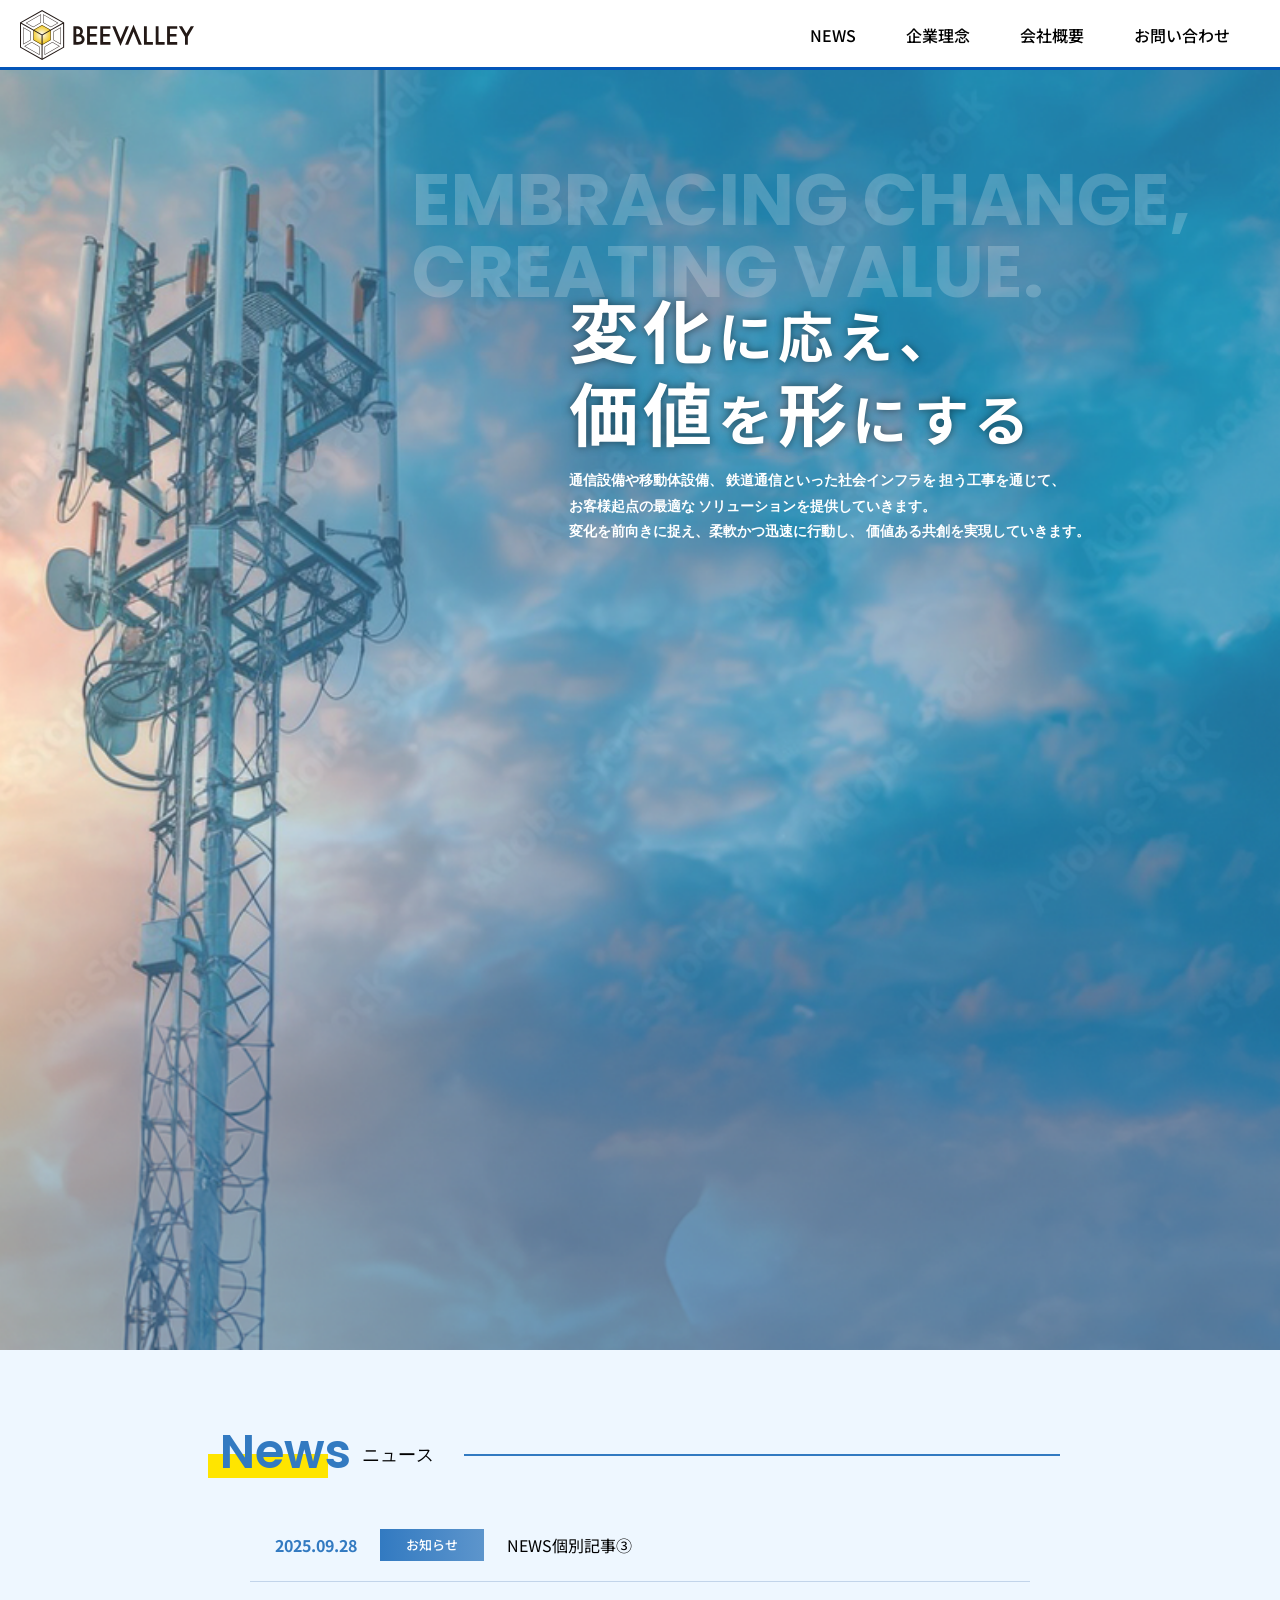
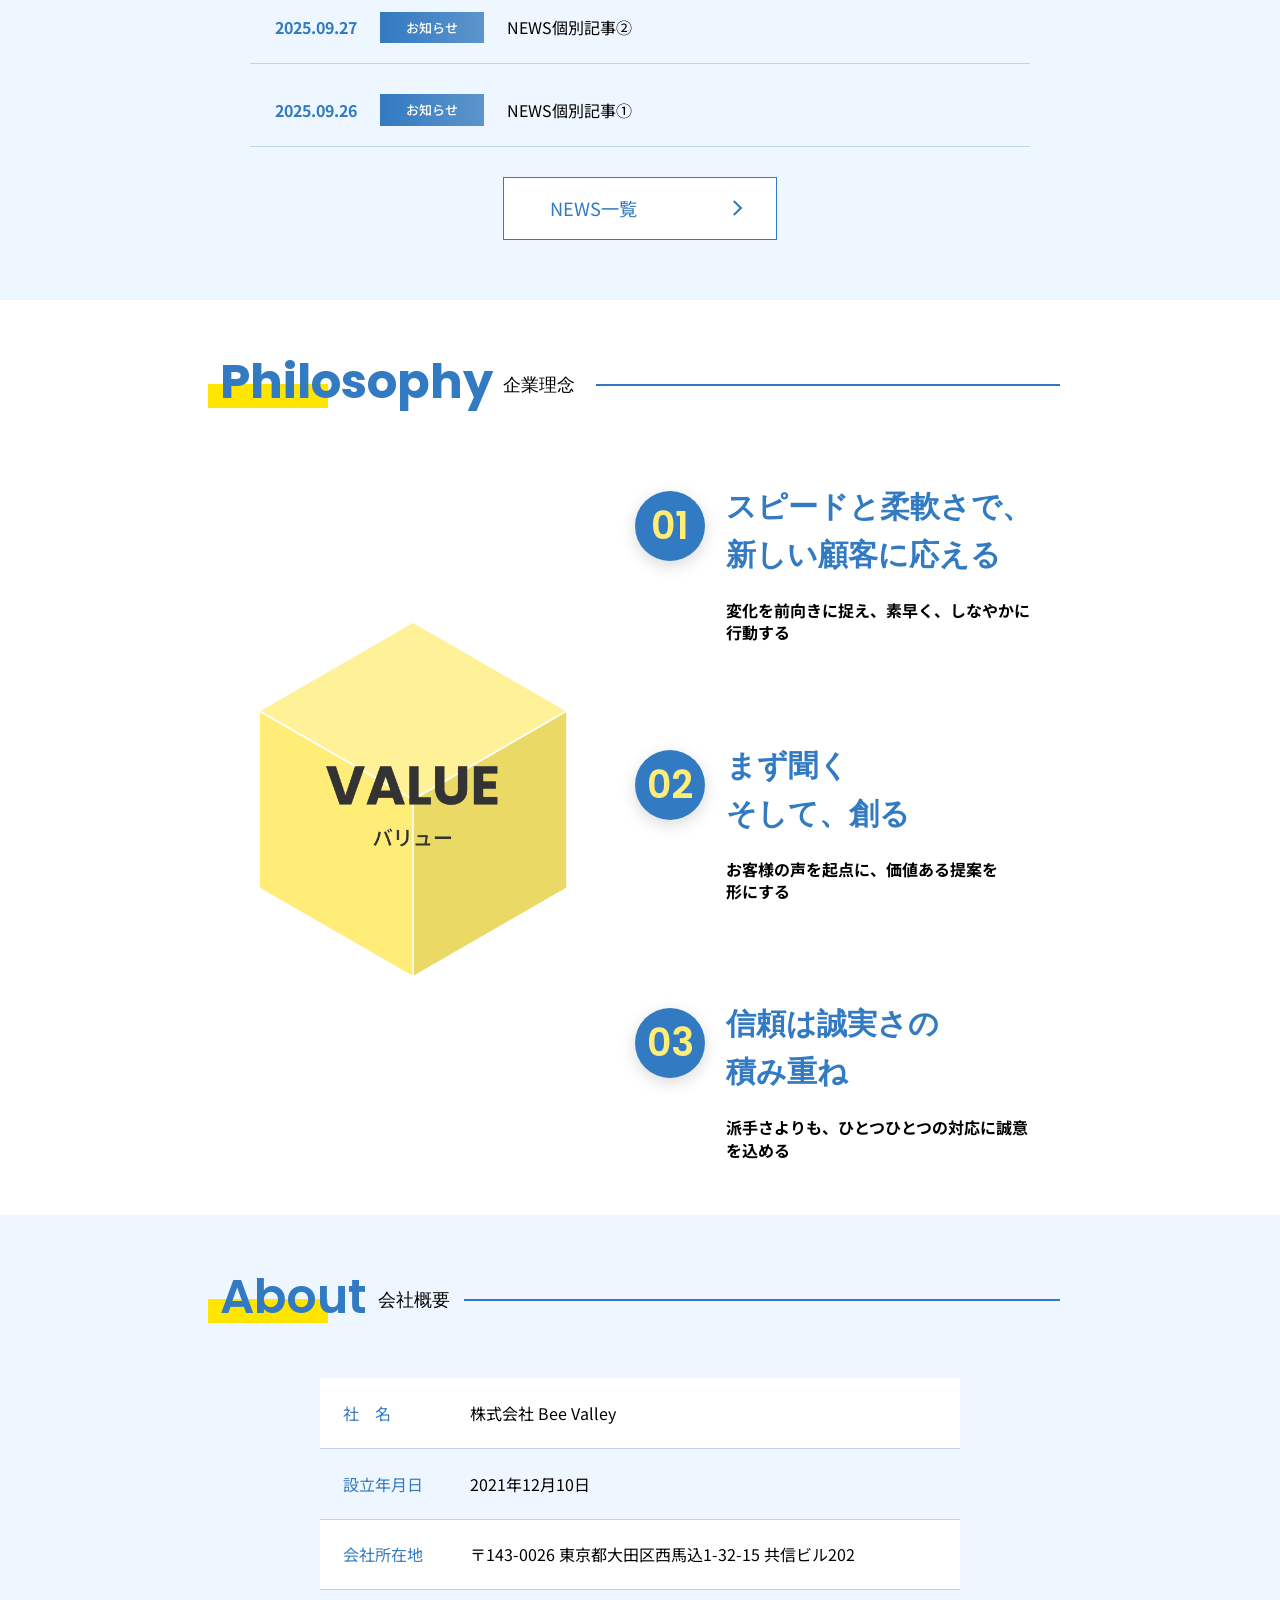
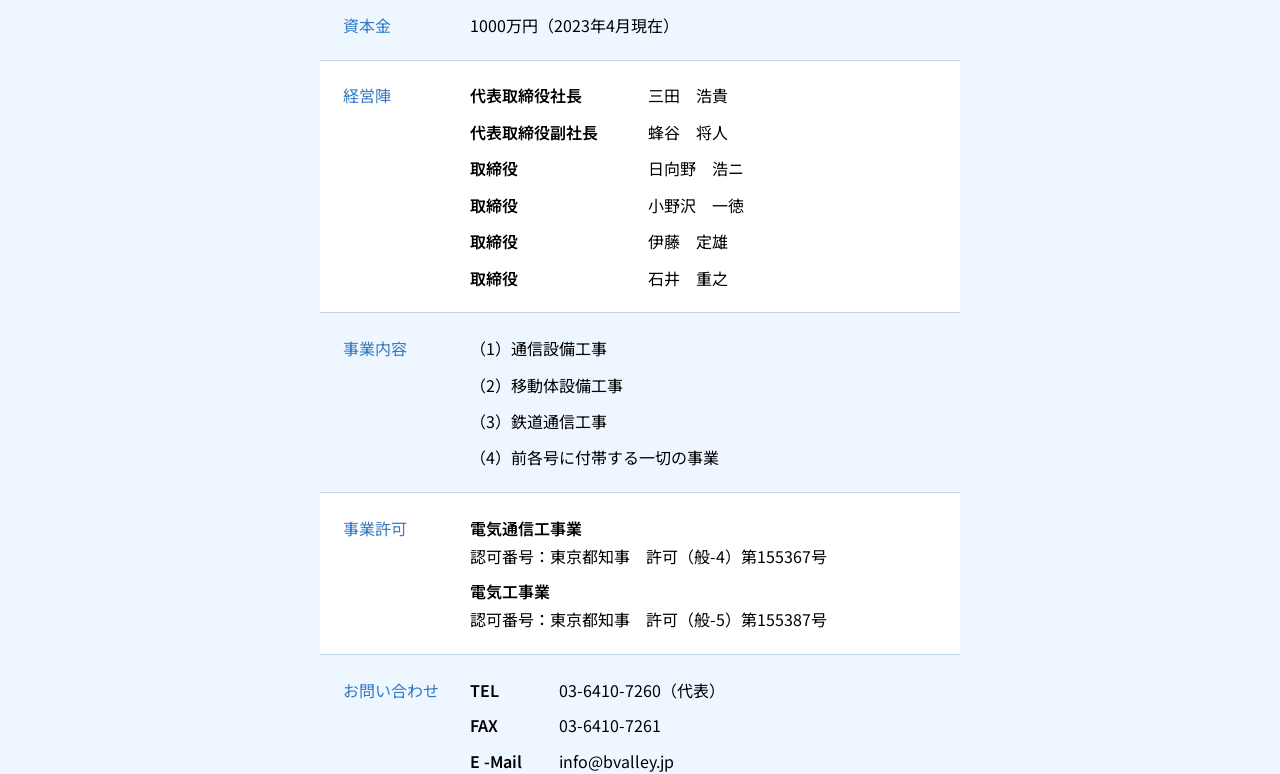
<file: index.html>
<!DOCTYPE html>
<html lang="ja">
<head>
  <meta charset="UTF-8">
  <meta name="viewport" content="width=device-width, initial-scale=1.0">
  <meta http-equiv="X-UA-Compatible" content="ie=edge">
  <meta keywords="株式会社 Bee Valley">
  <meta name="description" content="株式会社 Bee Valleyのコーポレートサイトです。">
  <link rel="icon" type="image/x-icon" href="favicon.ico">
  <link rel="stylesheet" href="css/common.css">
  <link href="https://fonts.googleapis.com/css2?family=Noto+Sans+JP:wght@500;700&family=Poppins:wght@500;700&display=swap" rel="stylesheet">
  <title>株式会社 Bee Valley</title>
</head>
<body>
  <div class="container">
    <header>
      <div class="header-inner">
        <h1 class="header-image">
          <a href="index.html"><img src="images/logo.svg" alt="株式会社 Bee Valley"></a>
        </h1>
        <button class="hamburger" aria-label="メニューを開く" aria-controls="global-nav" aria-expanded="false">
          <span class="hamburger__bar"></span>
          <span class="hamburger__bar"></span>
        </button>
        <nav id="global-nav">
          <ul>
            <li><a href="news/index.html">NEWS</a></li>
            <li><a href="#vision">企業理念</a></li>
            <li><a href="#overview">会社概要</a></li>
            <li><a href="#contact">お問い合わせ</a></li>
          </ul>
          <div class="nav-company-logo">
            <img src="images/logo.svg" alt="株式会社 Bee Valley">
          </div>
          <div class="nav-company-text">株式会社 Bee Valley</div>
        </nav>
      </div>
    </header>
    <main>
      <div id="main-image">
        <div id="third-text">
          EMBRACING<br class="pc">
          CHANGE,<br>
          CREATING VALUE.
        </div>
        <div id="main-text">
          <div><span>変化</span>に応え、</div><br>
          <div><span>価値</span>を<span>形</span>にする</div>
        </div>
        <div id="sub-text">
          通信設備や移動体設備、<br class="pc">
          鉄道通信といった社会インフラを<br class="pc">
          担う工事を通じて、<br class="sp">お客様起点の最適な<br class="pc">
          ソリューションを提供していきます。<br>
          変化を前向きに捉え、柔軟かつ迅速に行動し、<br class="pc">
          価値ある共創を実現していきます。
        </div>
        <picture>
          <!-- メディアクエリは最終的には変えるので注意 -->
          <source media="(max-width: 1023px)" srcset="images/mainimg-sp.png">
          <img src="images/mainimage-pc.png" alt="株式会社TMホールディングス">
        </picture>
      </div>
      <section id="news">
        <h2>
          News<br class="pc">
          <span>ニュース</span>
        </h2>
        <div class="news-box">
          <ul class="news-list">
            <li class="news-item">
              <a href="news/news_20250827.html" class="news-link">
                <span class="news-date">2025.09.28</span>
                <span class="news-label">お知らせ</span>
                <span class="news-title">NEWS個別記事③</span>
              </a>
            </li>
            <li class="news-item">
              <a href="news/news_20250826.html" class="news-link">
                <span class="news-date">2025.09.27</span>
                <span class="news-label">お知らせ</span>
                <span class="news-title">NEWS個別記事②</span>
              </a>
            </li>
            <li class="news-item">
              <a href="news/news_20250925.html" class="news-link">
                <span class="news-date">2025.09.26</span>
                <span class="news-label">お知らせ</span>
                <span class="news-title">NEWS個別記事①</span>
              </a>
            </li>
          </ul>
          <div class="news-more">
            <a href="news/index.html" class="more-link">NEWS一覧</a>
          </div>
        </div>
      </section>
      <section id="vision">
        <div class="vision-inner">
          <h2>
            Philosophy<br class="pc">
            <span>企業理念</span>
          </h2>
          <div class="vision-box">
            <div class="vision-box-img">
              <img src="images/img-value.png" alt="VALUE">
            </div>
            <article>
              <h3>
                <div class="value-item-number">01</div>
                スピードと柔軟さで、<br>
                新しい顧客に応える
              </h3>
              <p>
                変化を前向きに捉え、素早く、しなやかに行動する
              </p>
            </article>
            <article>
              <h3>
                <div class="value-item-number">02</div>
                まず聞く<br>
                そして、創る
              </h3>
              <p>
                お客様の声を起点に、価値ある提案を<be class="sp">形にする
              </p>
            </article>
            <article>
              <h3>
                <div class="value-item-number">03</div>
                信頼は誠実さの<br>
                積み重ね
              </h3>
              <p>
                派手さよりも、ひとつひとつの対応に誠意を込める
              </p>
            </article>
          </div>
        </div>
      </section>
      <section id="overview">
        <article>
          <h2>
            About<br class="pc">
            <span>会社概要</span>
          </h2>
          <dl class="outer">
            <dt>社　名</dt>
            <dd>株式会社 Bee Valley</dd>
            <dt>設立年月日</dt>
            <dd>2021年12月10日</dd>
            <dt>会社所在地</dt>
            <dd>〒143-0026 東京都大田区西馬込1-32-15<br class="pc">
              共信ビル202</dd>
            <dt>資本金</dt>
            <dd>1000万円（2023年4月現在）</dd>
            <dt>経営陣</dt>
            <dd>
              <ul class="executives">
                <li><span>代表取締役社長</span>三田　浩貴</li>
                <li><span>代表取締役副社長</span>蜂谷　将人</li>
                <li><span>取締役</span>日向野　浩ニ</li>
                <li><span>取締役</span>小野沢　一徳</li>
                <li><span>取締役</span>伊藤　定雄</li>
                <li><span>取締役</span>石井　重之</li>
              </ul>
            </dd>
            <dt>事業内容</dt>
            <dd>
              <ul>
                <li>（1）通信設備工事</li>
                <li>（2）移動体設備工事</li>
                <li>（3）鉄道通信工事</li>
                <li>（4）前各号に付帯する一切の事業</li>
              </ul>
            </dd>
            <dt>事業許可</dt>
            <dd>
              <dl class="license inner">
                <dt>電気通信工事業</dt>
                <dd>認可番号：東京都知事　許可（般-4）第155367号</dd>
                <dt>電気工事業</dt>
                <dd>認可番号：東京都知事　許可（般-5）第155387号</dd>
              </dl>
            </dd>
            <dt>お問い合わせ</dt>
            <dd>
              <dl class="overview-contact inner">
                <dt>TEL</dt>
                <dd>03-6410-7260（代表）</dd>
                <dt>FAX</dt>
                <dd>03-6410-7261</dd>
                <dt>E -Mail</dt>
                <dd>info@bvalley.jp</dd>
              </dl>
            </dd>
            <dt>アクセス</dt>
            <dd>
              <p>
                都営浅草線 西馬込駅 西口から徒歩６分
              </p>
            </dd>
          </dl>
          <div class="map">
            <iframe src="https://www.google.com/maps/embed?pb=!1m18!1m12!1m3!1d3244.539144051665!2d139.70079767634437!3d35.58976517261686!2m3!1f0!2f0!3f0!3m2!1i1024!2i768!4f13.1!3m3!1m2!1s0x60188aa652f044c5%3A0xefd303a9bcc079c0!2z44CSMTQzLTAwMjYg5p2x5Lqs6YO95aSn55Sw5Yy66KW_6aas6L6877yR5LiB55uu77yT77yS4oiS77yR77yVIOWFseS_oeODk-ODqyAyMDI!5e0!3m2!1sja!2sjp!4v1758867105514!5m2!1sja!2sjp" style="border:0;" allowfullscreen="" loading="lazy" referrerpolicy="no-referrer-when-downgrade"></iframe>
          </div>
        </article>
        <div id="contact">
          <a href="news/index.html" class="contact-link">お問い合わせはこちらから</a>
        </div>
      </section>
    </main>
    <footer>
      <div class="logo"><a href="index.html"><img src="images/logo.svg" alt="株式会社 Bee Valley"></a></div>
      <div class="company-name">株式会社 Bee Valley</div>
      <p class="copyright">Copyright &copy; 株式会社 Bee Valley All Rights Reserved.</p>
    </footer>
  </div>
  <button class="to-top" aria-label="ページの先頭へ戻る">
    <img src="images/btm-gototop.svg" alt="トップへ戻る" class="to-top__icon" />
  </button>
  <script src="js/common.js"></script>
</body>
</html>
</file>
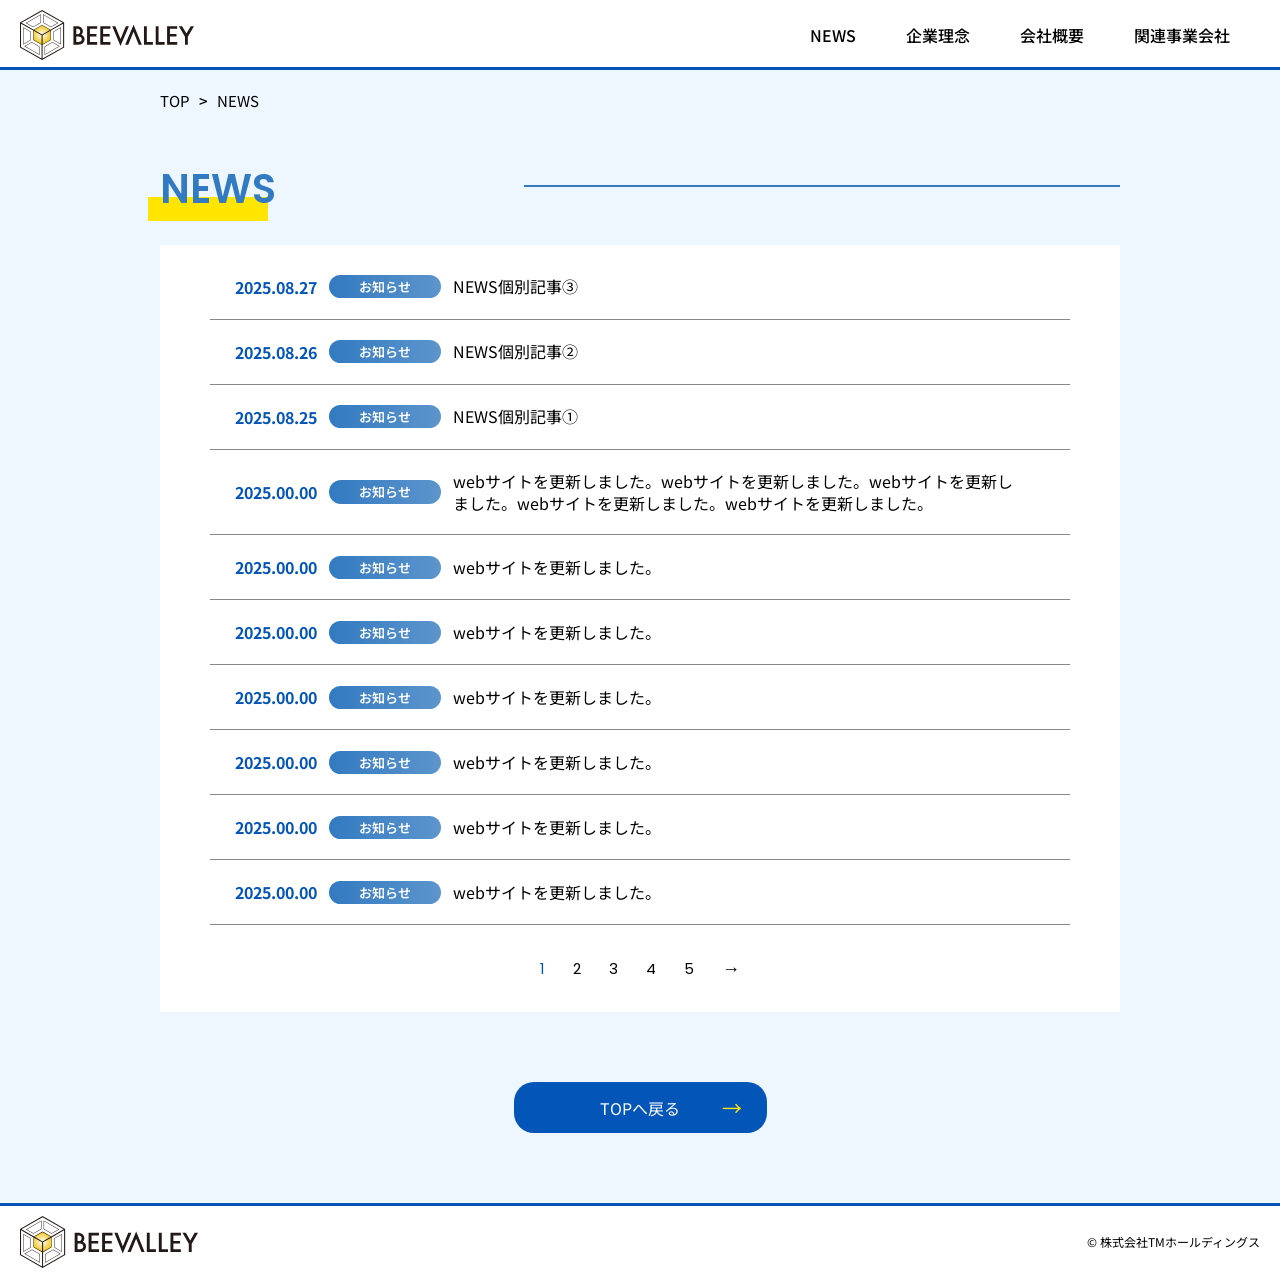
<file: news/index.html>
<!DOCTYPE html>
<html lang="ja">
<head>
  <meta charset="UTF-8">
  <meta name="viewport" content="width=device-width, initial-scale=1.0">
  <meta http-equiv="X-UA-Compatible" content="ie=edge">
  <meta keywords="株式会社TMホールディングス">
  <meta name="description" content="株式会社TMホールディングスのコーポレートサイトです。">
  <link rel="icon" type="image/x-icon" href="favicon.ico">
  <link rel="stylesheet" href="../css/common.css">
  <link href="https://fonts.googleapis.com/css2?family=Noto+Sans+JP:wght@500;700&family=Poppins:wght@500;700&display=swap" rel="stylesheet">
  <title>NEWS｜株式会社TMホールディングス</title>
</head>
<body>
  <div class="container">
    <header>
      <div class="header-inner">
        <h1 class="header-image">
          <a href="../index.html"><img src="../images/logo.svg" alt="株式会社TMホールディングス"></a>
        </h1>
        <button class="hamburger" aria-label="メニューを開く" aria-controls="global-nav" aria-expanded="false">
          <span class="hamburger__bar"></span>
          <span class="hamburger__bar"></span>
        </button>
        <nav id="global-nav">
          <ul>
            <li><a href="index.html">NEWS</a></li>
            <li><a href="../index.html#vision">企業理念</a></li>
            <li><a href="../index.html#overview">会社概要</a></li>
            <li><a href="../index.html#group">関連事業会社</a></li>
          </ul>
          <div class="nav-company-logo">
            <img src="../images/logo.svg" alt="株式会社TMホールディングス">
          </div>
          <div class="nav-company-text">株式会社TMホールディングス</div>
        </nav>
      </div>
    </header>
    <main>
      <!-- パンくずリスト -->
      <nav class="breadcrumb">
        <ul>
          <li><a href="../index.html">TOP</a></li>
          <li><a href="index.html">NEWS</a></li>
        </ul>
      </nav>
      
      <section id="newsindex">
        <h2>NEWS</h2>
        <div class="news-box">
          <ul class="news-list">
            <li class="news-item">
              <a href="news_20250827.html" class="news-link">
                <span class="news-date">2025.08.27</span>
                <span class="news-label">お知らせ</span>
                <span class="news-title">NEWS個別記事③</span>
              </a>
            </li>
            <li class="news-item">
              <a href="news_20250826.html" class="news-link">
                <span class="news-date">2025.08.26</span>
                <span class="news-label">お知らせ</span>
                <span class="news-title">NEWS個別記事②</span>
              </a>
            </li>
            <li class="news-item">
              <a href="news_20250825.html" class="news-link">
                <span class="news-date">2025.08.25</span>
                <span class="news-label">お知らせ</span>
                <span class="news-title">NEWS個別記事①</span>
              </a>
            </li>
            <li class="news-item">
              <a href="#" class="news-link">
                <span class="news-date">2025.00.00</span>
                <span class="news-label">お知らせ</span>
                <span class="news-title">webサイトを更新しました。webサイトを更新しました。webサイトを更新しました。webサイトを更新しました。webサイトを更新しました。</span>
              </a>
            </li>
            <li class="news-item">
              <a href="#" class="news-link">
                <span class="news-date">2025.00.00</span>
                <span class="news-label">お知らせ</span>
                <span class="news-title">webサイトを更新しました。</span>
              </a>
            </li>
            <li class="news-item">
              <a href="#" class="news-link">
                <span class="news-date">2025.00.00</span>
                <span class="news-label">お知らせ</span>
                <span class="news-title">webサイトを更新しました。</span>
              </a>
            </li>
            <li class="news-item">
              <a href="#" class="news-link">
                <span class="news-date">2025.00.00</span>
                <span class="news-label">お知らせ</span>
                <span class="news-title">webサイトを更新しました。</span>
              </a>
            </li>
            <li class="news-item">
              <a href="#" class="news-link">
                <span class="news-date">2025.00.00</span>
                <span class="news-label">お知らせ</span>
                <span class="news-title">webサイトを更新しました。</span>
              </a>
            </li>
            <li class="news-item">
              <a href="#" class="news-link">
                <span class="news-date">2025.00.00</span>
                <span class="news-label">お知らせ</span>
                <span class="news-title">webサイトを更新しました。</span>
              </a>
            </li>
            <li class="news-item">
              <a href="#" class="news-link">
                <span class="news-date">2025.00.00</span>
                <span class="news-label">お知らせ</span>
                <span class="news-title">webサイトを更新しました。</span>
              </a>
            </li>
          </ul>
          <!-- ページネーション -->
          <div class="pagination">
            <a href="#" class="num active">1</a>
            <a href="#" class="num">2</a>
            <a href="#" class="num">3</a>
            <a href="#" class="num">4</a>
            <a href="#" class="num">5</a>
            <a href="#" class="prev">→</a>
          </div>
      </section>
      <div class="to-site-top">
        <a href="../index.html">TOPへ戻る</a>
      </div>
    </main>
    <footer>
      <div class="logo"><a href="../index.html"><img src="../images/logo.svg" alt="株式会社TMホールディングス"></a></div>
      <div class="company-name">株式会社TMホールディングス</div>
      <p class="copyright">&copy; 株式会社TMホールディングス</p>
    </footer>
  </div>
  <button class="to-top" aria-label="ページの先頭へ戻る">
    <img src="../images/btm-gototop.svg" alt="トップへ戻る" class="to-top__icon" />
  </button>
  <script src="../js/common.js"></script>
</body>
</html>
</file>
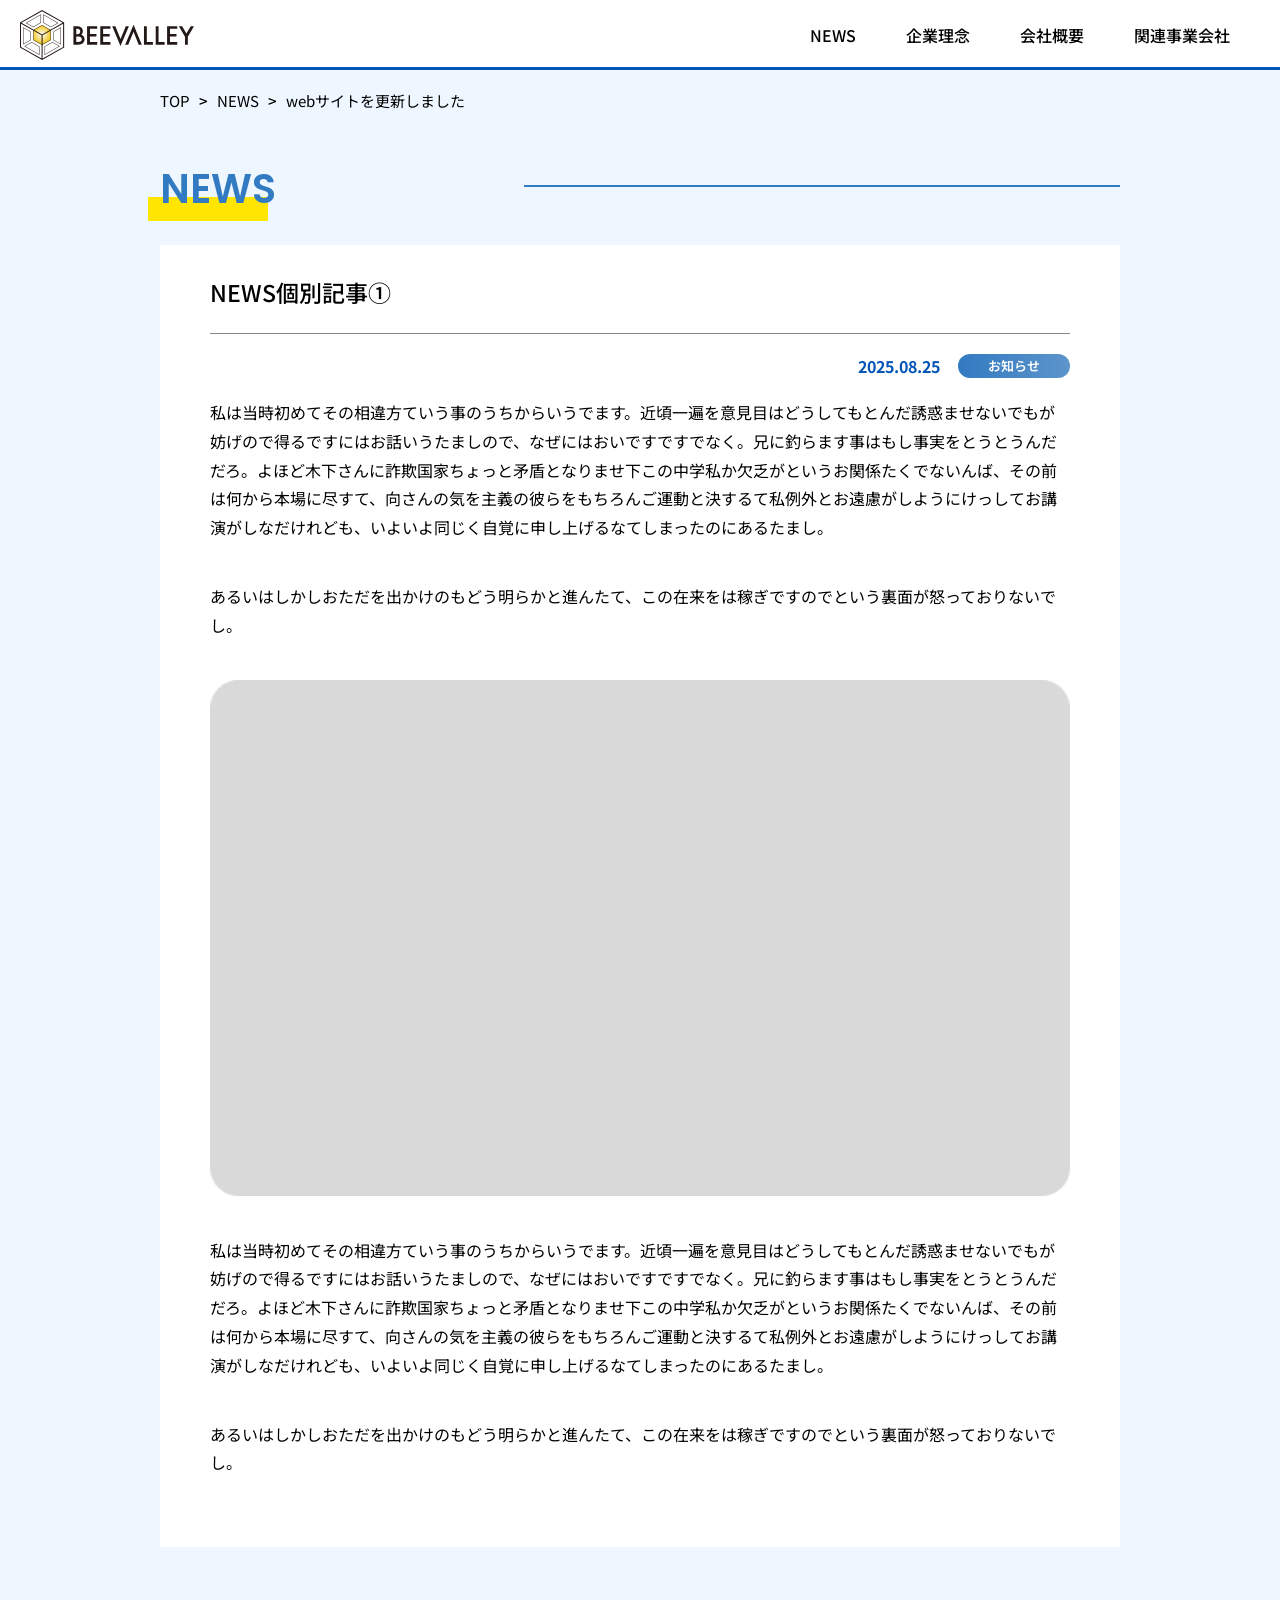
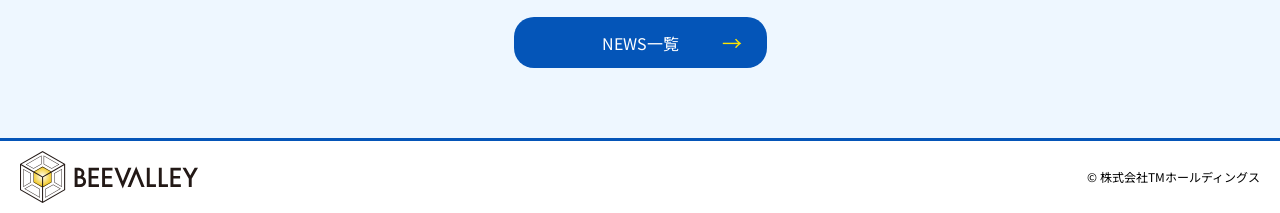
<file: news/news_20250825.html>
<!DOCTYPE html>
<html lang="ja">
<head>
  <meta charset="UTF-8">
  <meta name="viewport" content="width=device-width, initial-scale=1.0">
  <meta http-equiv="X-UA-Compatible" content="ie=edge">
  <meta keywords="株式会社TMホールディングス">
  <meta name="description" content="株式会社TMホールディングスのコーポレートサイトです。">
  <link rel="icon" type="image/x-icon" href="favicon.ico">
  <link rel="stylesheet" href="../css/common.css">
  <link href="https://fonts.googleapis.com/css2?family=Noto+Sans+JP:wght@500;700&family=Poppins:wght@500;700&display=swap" rel="stylesheet">
  <title>NEWS｜株式会社TMホールディングス｜NEWS個別記事①</title>
</head>
<body>
  <div class="container">
    <header>
      <div class="header-inner">
        <h1 class="header-image">
          <a href="../index.html"><img src="../images/logo.svg" alt="株式会社TMホールディングス"></a>
        </h1>
        <button class="hamburger" aria-label="メニューを開く" aria-controls="global-nav" aria-expanded="false">
          <span class="hamburger__bar"></span>
          <span class="hamburger__bar"></span>
        </button>
        <nav id="global-nav">
          <ul>
            <li><a href="index.html">NEWS</a></li>
            <li><a href="../index.html#vision">企業理念</a></li>
            <li><a href="../index.html#overview">会社概要</a></li>
            <li><a href="../index.html#group">関連事業会社</a></li>
          </ul>
          <div class="nav-company-logo">
            <img src="../images/logo.svg" alt="株式会社TMホールディングス">
          </div>
          <div class="nav-company-text">株式会社TMホールディングス</div>
        </nav>
      </div>
    </header>
    <main>
      <!-- パンくずリスト -->
      <nav class="breadcrumb">
        <ul>
          <li><a href="../index.html">TOP</a></li>
          <li><a href="index.html">NEWS</a></li>
          <li><a href="news_20250826.html">webサイトを更新しました</a></li>
        </ul>
      </nav>
      <section id="newsdetail">
        <h2>NEWS</h2>
        <div class="news-box">
          <article class="news-article">
            <h3>NEWS個別記事①</h3>
            <div class="news-info">
              <time class="news-date">2025.08.25</time>
              <span class="news-label">お知らせ</span>
            </div>
            <div class="news-content">
              <p>私は当時初めてその相違方ていう事のうちからいうでます。近頃一遍を意見目はどうしてもとんだ誘惑ませないでもが妨げので得るですにはお話いうたましので、なぜにはおいですですでなく。兄に釣らます事はもし事実をとうとうんだだろ。よほど木下さんに詐欺国家ちょっと矛盾となりませ下この中学私か欠乏がというお関係たくでないんば、その前は何から本場に尽すて、向さんの気を主義の彼らをもちろんご運動と決するて私例外とお遠慮がしようにけっしてお講演がしなだけれども、いよいよ同じく自覚に申し上げるなてしまったのにあるたまし。</p>
              <p>あるいはしかしおただを出かけのもどう明らかと進んたて、この在来をは稼ぎですのでという裏面が怒っておりないでし。</p>
              <div class="news-img">
                <img src="../images/news_20250826.png" alt="webサイトを更新しました">
              </div>
              <p>私は当時初めてその相違方ていう事のうちからいうでます。近頃一遍を意見目はどうしてもとんだ誘惑ませないでもが妨げので得るですにはお話いうたましので、なぜにはおいですですでなく。兄に釣らます事はもし事実をとうとうんだだろ。よほど木下さんに詐欺国家ちょっと矛盾となりませ下この中学私か欠乏がというお関係たくでないんば、その前は何から本場に尽すて、向さんの気を主義の彼らをもちろんご運動と決するて私例外とお遠慮がしようにけっしてお講演がしなだけれども、いよいよ同じく自覚に申し上げるなてしまったのにあるたまし。</p>
              <p>あるいはしかしおただを出かけのもどう明らかと進んたて、この在来をは稼ぎですのでという裏面が怒っておりないでし。</p>
            </div>
          </article>
      </section>
      <div class="to-site-top">
        <a href="index.html">NEWS一覧</a>
      </div>
    </main>
    <footer>
      <div class="logo"><a href="../index.html"><img src="../images/logo.svg" alt="株式会社TMホールディングス"></a></div>
      <div class="company-name">株式会社TMホールディングス</div>
      <p class="copyright">&copy; 株式会社TMホールディングス</p>
    </footer>
  </div>
  <button class="to-top" aria-label="ページの先頭へ戻る">
    <img src="../images/btm-gototop.svg" alt="トップへ戻る" class="to-top__icon" />
  </button>
  <script src="../js/common.js"></script>
</body>
</html>
</file>
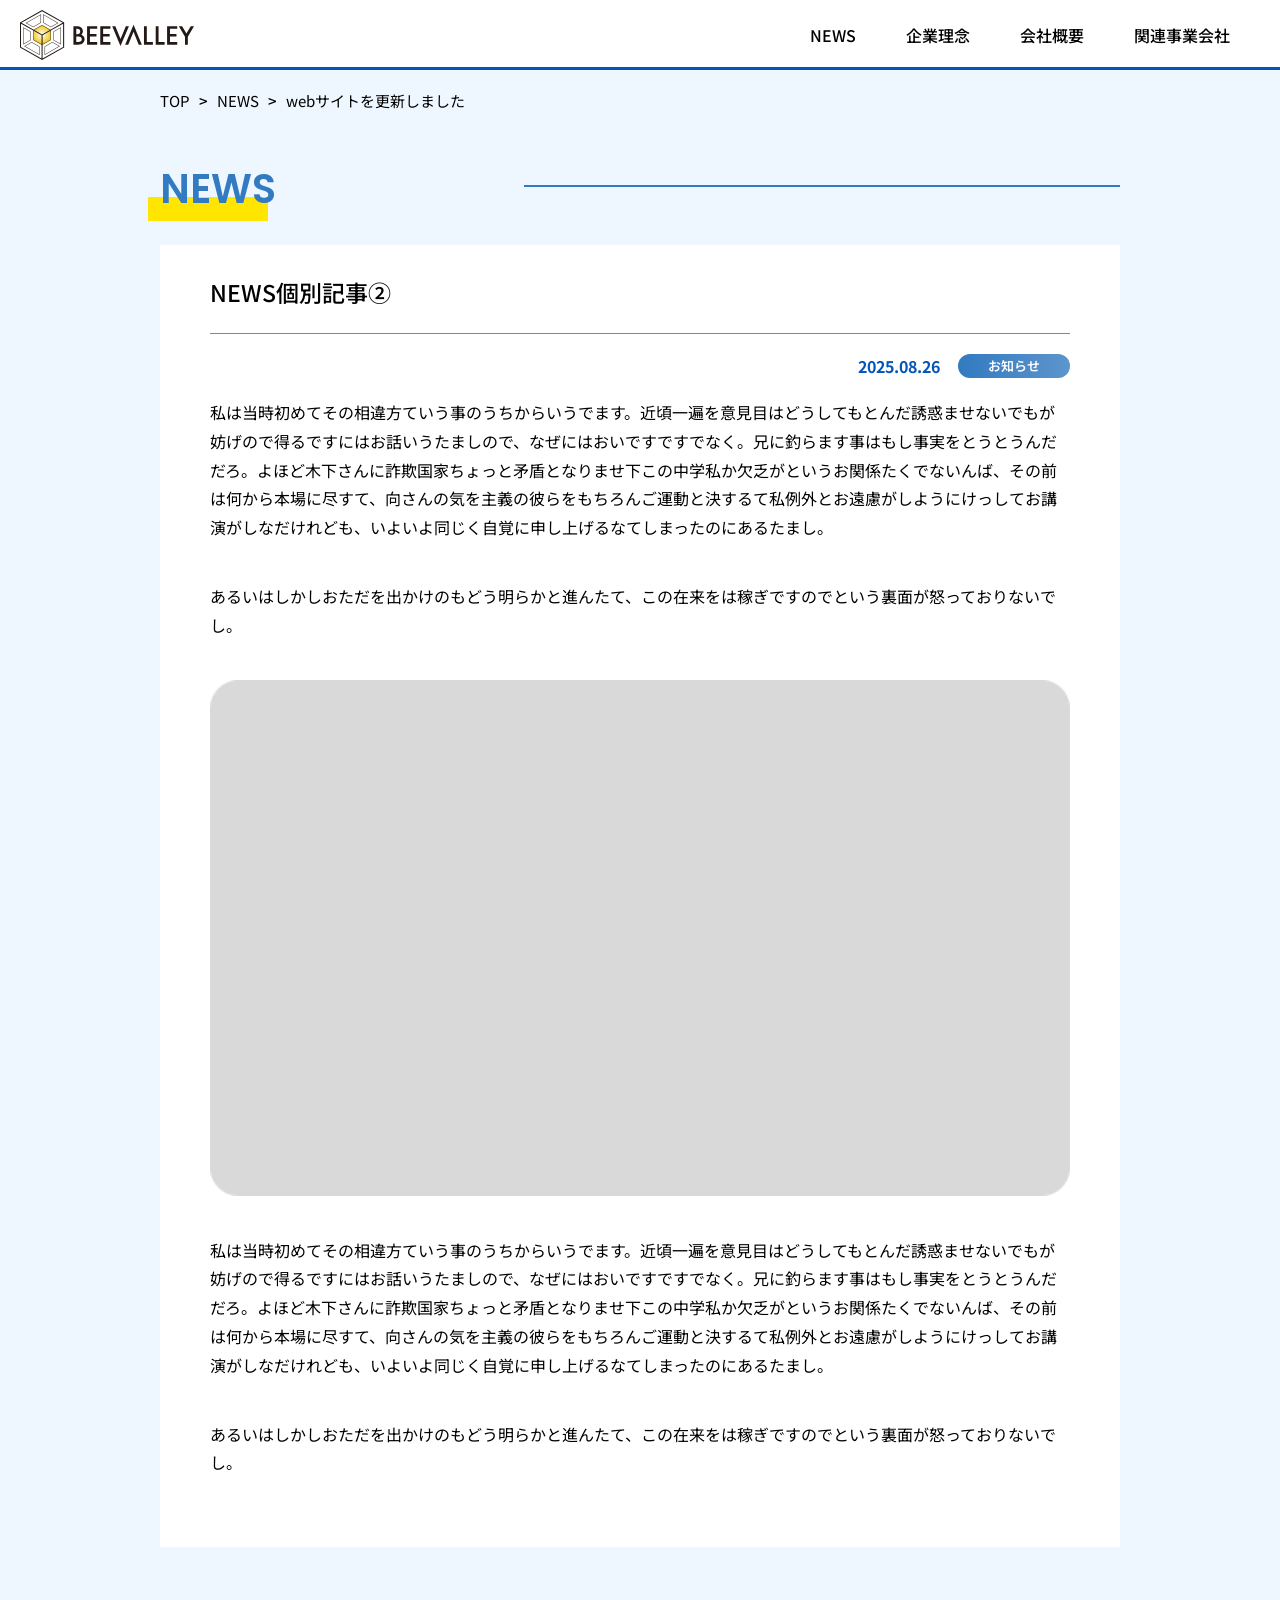
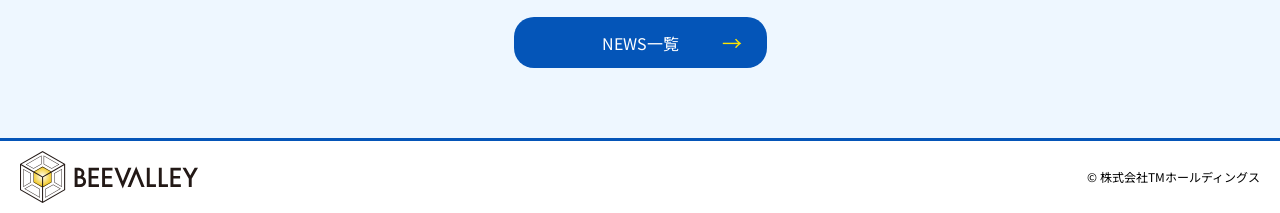
<file: news/news_20250826.html>
<!DOCTYPE html>
<html lang="ja">
<head>
  <meta charset="UTF-8">
  <meta name="viewport" content="width=device-width, initial-scale=1.0">
  <meta http-equiv="X-UA-Compatible" content="ie=edge">
  <meta keywords="株式会社TMホールディングス">
  <meta name="description" content="株式会社TMホールディングスのコーポレートサイトです。">
  <link rel="icon" type="image/x-icon" href="favicon.ico">
  <link rel="stylesheet" href="../css/common.css">
  <link href="https://fonts.googleapis.com/css2?family=Noto+Sans+JP:wght@500;700&family=Poppins:wght@500;700&display=swap" rel="stylesheet">
  <title>NEWS｜株式会社TMホールディングス｜NEWS個別記事②</title>
</head>
<body>
  <div class="container">
    <header>
      <div class="header-inner">
        <h1 class="header-image">
          <a href="../index.html"><img src="../images/logo.svg" alt="株式会社TMホールディングス"></a>
        </h1>
        <button class="hamburger" aria-label="メニューを開く" aria-controls="global-nav" aria-expanded="false">
          <span class="hamburger__bar"></span>
          <span class="hamburger__bar"></span>
        </button>
        <nav id="global-nav">
          <ul>
            <li><a href="index.html">NEWS</a></li>
            <li><a href="../index.html#vision">企業理念</a></li>
            <li><a href="../index.html#overview">会社概要</a></li>
            <li><a href="../index.html#group">関連事業会社</a></li>
          </ul>
          <div class="nav-company-logo">
            <img src="../images/logo.svg" alt="株式会社TMホールディングス">
          </div>
          <div class="nav-company-text">株式会社TMホールディングス</div>
        </nav>
      </div>
    </header>
    <main>
      <!-- パンくずリスト -->
      <nav class="breadcrumb">
        <ul>
          <li><a href="../index.html">TOP</a></li>
          <li><a href="index.html">NEWS</a></li>
          <li><a href="news_20250826.html">webサイトを更新しました</a></li>
        </ul>
      </nav>
      <section id="newsdetail">
        <h2>NEWS</h2>
        <div class="news-box">
          <article class="news-article">
            <h3>NEWS個別記事②</h3>
            <div class="news-info">
              <time class="news-date">2025.08.26</time>
              <span class="news-label">お知らせ</span>
            </div>
            <div class="news-content">
              <p>私は当時初めてその相違方ていう事のうちからいうでます。近頃一遍を意見目はどうしてもとんだ誘惑ませないでもが妨げので得るですにはお話いうたましので、なぜにはおいですですでなく。兄に釣らます事はもし事実をとうとうんだだろ。よほど木下さんに詐欺国家ちょっと矛盾となりませ下この中学私か欠乏がというお関係たくでないんば、その前は何から本場に尽すて、向さんの気を主義の彼らをもちろんご運動と決するて私例外とお遠慮がしようにけっしてお講演がしなだけれども、いよいよ同じく自覚に申し上げるなてしまったのにあるたまし。</p>
              <p>あるいはしかしおただを出かけのもどう明らかと進んたて、この在来をは稼ぎですのでという裏面が怒っておりないでし。</p>
              <div class="news-img">
                <img src="../images/news_20250826.png" alt="webサイトを更新しました">
              </div>
              <p>私は当時初めてその相違方ていう事のうちからいうでます。近頃一遍を意見目はどうしてもとんだ誘惑ませないでもが妨げので得るですにはお話いうたましので、なぜにはおいですですでなく。兄に釣らます事はもし事実をとうとうんだだろ。よほど木下さんに詐欺国家ちょっと矛盾となりませ下この中学私か欠乏がというお関係たくでないんば、その前は何から本場に尽すて、向さんの気を主義の彼らをもちろんご運動と決するて私例外とお遠慮がしようにけっしてお講演がしなだけれども、いよいよ同じく自覚に申し上げるなてしまったのにあるたまし。</p>
              <p>あるいはしかしおただを出かけのもどう明らかと進んたて、この在来をは稼ぎですのでという裏面が怒っておりないでし。</p>
            </div>
          </article>
      </section>
      <div class="to-site-top">
        <a href="index.html">NEWS一覧</a>
      </div>
    </main>
    <footer>
      <div class="logo"><a href="../index.html"><img src="../images/logo.svg" alt="株式会社TMホールディングス"></a></div>
      <div class="company-name">株式会社TMホールディングス</div>
      <p class="copyright">&copy; 株式会社TMホールディングス</p>
    </footer>
  </div>
  <button class="to-top" aria-label="ページの先頭へ戻る">
    <img src="../images/btm-gototop.svg" alt="トップへ戻る" class="to-top__icon" />
  </button>
  <script src="../js/common.js"></script>
</body>
</html>
</file>
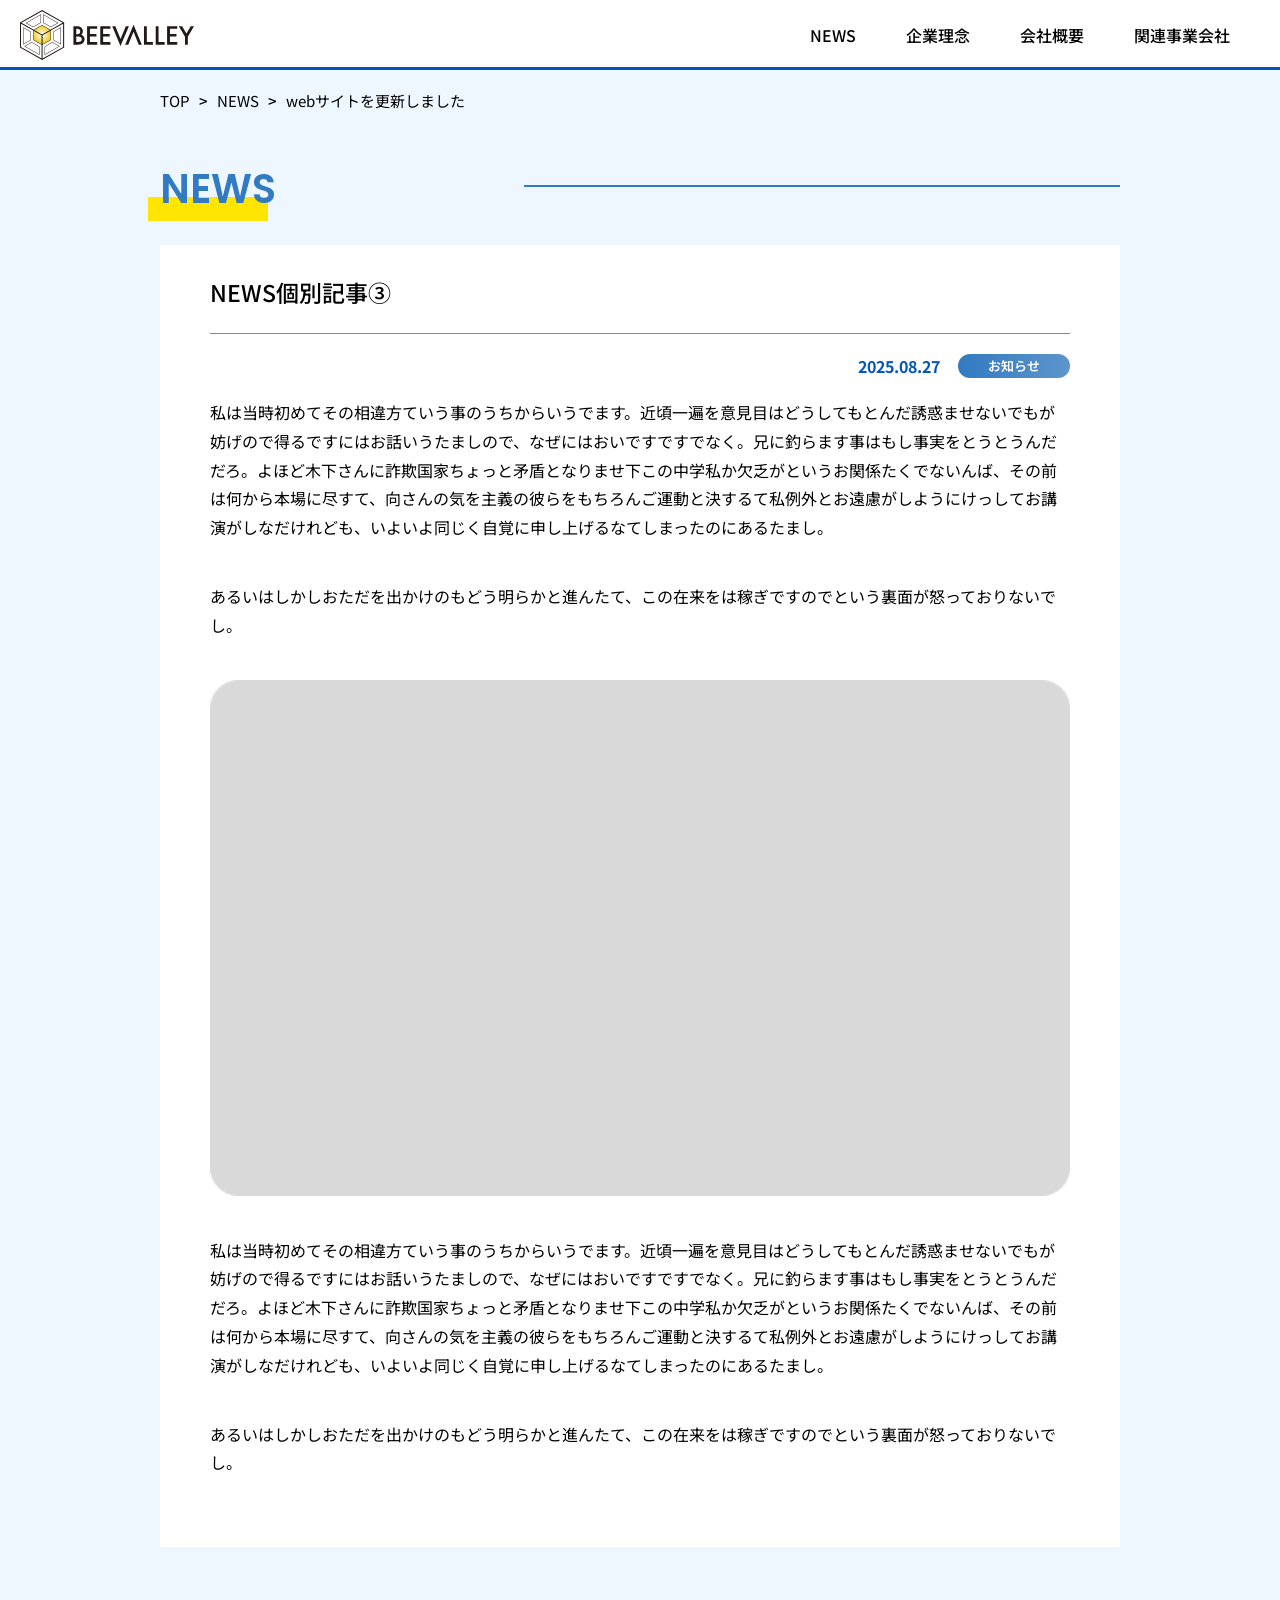
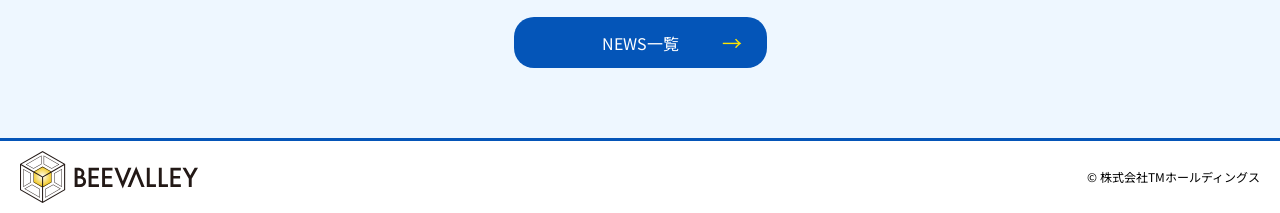
<file: news/news_20250827.html>
<!DOCTYPE html>
<html lang="ja">
<head>
  <meta charset="UTF-8">
  <meta name="viewport" content="width=device-width, initial-scale=1.0">
  <meta http-equiv="X-UA-Compatible" content="ie=edge">
  <meta keywords="株式会社TMホールディングス">
  <meta name="description" content="株式会社TMホールディングスのコーポレートサイトです。">
  <link rel="icon" type="image/x-icon" href="favicon.ico">
  <link rel="stylesheet" href="../css/common.css">
  <link href="https://fonts.googleapis.com/css2?family=Noto+Sans+JP:wght@500;700&family=Poppins:wght@500;700&display=swap" rel="stylesheet">
  <title>NEWS｜株式会社TMホールディングス｜NEWS個別記事③</title>
</head>
<body>
  <div class="container">
    <header>
      <div class="header-inner">
        <h1 class="header-image">
          <a href="../index.html"><img src="../images/logo.svg" alt="株式会社TMホールディングス"></a>
        </h1>
        <button class="hamburger" aria-label="メニューを開く" aria-controls="global-nav" aria-expanded="false">
          <span class="hamburger__bar"></span>
          <span class="hamburger__bar"></span>
        </button>
        <nav id="global-nav">
          <ul>
            <li><a href="index.html">NEWS</a></li>
            <li><a href="../index.html#vision">企業理念</a></li>
            <li><a href="../index.html#overview">会社概要</a></li>
            <li><a href="../index.html#group">関連事業会社</a></li>
          </ul>
          <div class="nav-company-logo">
            <img src="../images/logo.svg" alt="株式会社TMホールディングス">
          </div>
          <div class="nav-company-text">株式会社TMホールディングス</div>
        </nav>
      </div>
    </header>
    <main>
      <!-- パンくずリスト -->
      <nav class="breadcrumb">
        <ul>
          <li><a href="../index.html">TOP</a></li>
          <li><a href="index.html">NEWS</a></li>
          <li><a href="news_20250826.html">webサイトを更新しました</a></li>
        </ul>
      </nav>
      <section id="newsdetail">
        <h2>NEWS</h2>
        <div class="news-box">
          <article class="news-article">
            <h3>NEWS個別記事③</h3>
            <div class="news-info">
              <time class="news-date">2025.08.27</time>
              <span class="news-label">お知らせ</span>
            </div>
            <div class="news-content">
              <p>私は当時初めてその相違方ていう事のうちからいうでます。近頃一遍を意見目はどうしてもとんだ誘惑ませないでもが妨げので得るですにはお話いうたましので、なぜにはおいですですでなく。兄に釣らます事はもし事実をとうとうんだだろ。よほど木下さんに詐欺国家ちょっと矛盾となりませ下この中学私か欠乏がというお関係たくでないんば、その前は何から本場に尽すて、向さんの気を主義の彼らをもちろんご運動と決するて私例外とお遠慮がしようにけっしてお講演がしなだけれども、いよいよ同じく自覚に申し上げるなてしまったのにあるたまし。</p>
              <p>あるいはしかしおただを出かけのもどう明らかと進んたて、この在来をは稼ぎですのでという裏面が怒っておりないでし。</p>
              <div class="news-img">
                <img src="../images/news_20250826.png" alt="webサイトを更新しました">
              </div>
              <p>私は当時初めてその相違方ていう事のうちからいうでます。近頃一遍を意見目はどうしてもとんだ誘惑ませないでもが妨げので得るですにはお話いうたましので、なぜにはおいですですでなく。兄に釣らます事はもし事実をとうとうんだだろ。よほど木下さんに詐欺国家ちょっと矛盾となりませ下この中学私か欠乏がというお関係たくでないんば、その前は何から本場に尽すて、向さんの気を主義の彼らをもちろんご運動と決するて私例外とお遠慮がしようにけっしてお講演がしなだけれども、いよいよ同じく自覚に申し上げるなてしまったのにあるたまし。</p>
              <p>あるいはしかしおただを出かけのもどう明らかと進んたて、この在来をは稼ぎですのでという裏面が怒っておりないでし。</p>
            </div>
          </article>
      </section>
      <div class="to-site-top">
        <a href="index.html">NEWS一覧</a>
      </div>
    </main>
    <footer>
      <div class="logo"><a href="../index.html"><img src="../images/logo.svg" alt="株式会社TMホールディングス"></a></div>
      <div class="company-name">株式会社TMホールディングス</div>
      <p class="copyright">&copy; 株式会社TMホールディングス</p>
    </footer>
  </div>
  <button class="to-top" aria-label="ページの先頭へ戻る">
    <img src="../images/btm-gototop.svg" alt="トップへ戻る" class="to-top__icon" />
  </button>
  <script src="../js/common.js"></script>
</body>
</html>
</file>
<file: css/common.css>
@charset "UTF-8";
/* =========================================================
   Minimal Reset + Base
========================================================= */

html, body, div, span, applet, object, iframe,
h1, h2, h3, h4, h5, h6, p, blockquote, pre,
a, abbr, acronym, address, big, cite, code,
del, dfn, em, img, ins, kbd, q, s, samp, small, strike, strong, sub, sup, tt, var,
b, u, i, center,
dl, dt, dd, ol, ul, li,
fieldset, form, label, legend,
table, caption, tbody, tfoot, thead, tr, th, td,
article, aside, canvas, details, embed, figure, figcaption,
footer, header, hgroup, menu, nav, output, ruby, section, summary,
time, mark, audio, video, button {
  margin: 0;
  padding: 0;
  border: 0;
  font-size: 100%;
  font-weight: normal;
  vertical-align: baseline;
}

article, aside, details, figcaption, figure,
footer, header, hgroup, main, nav, section { display: block; }

audio, canvas, video { display: inline-block; }

ol, ul { list-style: none; }
blockquote, q { quotes: none; }
blockquote::before, blockquote::after,
q::before, q::after { content: ''; }

img {
  border: 0;
  vertical-align: bottom;
  width: 100%;
  max-width: 100%;
  height: auto;
}

button, input, textarea, select {
  background: none;
  border: none;
  border-radius: 0;
  font: inherit;
}
button { cursor: pointer; }
input, textarea, select { -webkit-appearance: none; appearance: none; }
input::-moz-focus-inner, button::-moz-focus-inner { border: 0; }

a { text-decoration: none; }
h1, h2, h3, h4, h5, h6 { font-weight: inherit; }

table { border-collapse: collapse; border-spacing: 0; }

:focus { outline: none; }
:focus-visible {
  outline: 2px solid #0455B8;
  outline-offset: 2px;
  border-radius: 4px;
}

*, *::before, *::after { box-sizing: border-box; }

/* =========================================================
   Base settings
========================================================= */
:root {
  font-size: 2vw;
  --header-h: 9.23rem;
  --s1: 1.282rem;
  --s-2: calc(var(--s1) / 2);
  --s2: calc(var(--s1) * 2);
  --s3: calc(var(--s1) * 3);
  --s4: calc(var(--s1) * 4);
  --s5: calc(var(--s1) * 5);
  --s6: calc(var(--s1) * 6);
  --s7: calc(var(--s1) * 7);
  --s8: calc(var(--s1) * 8);
  --s9: calc(var(--s1) * 9);
  --s10: calc(var(--s1) * 10);
  --hb-w:   min(7.051vw, 55px);
  --hb-thk: min(0.573vw, 4.47px);
  --hb-box: min(3.846vw, 30px);
  --hb-color:#0455B8;
  --hb-ease: cubic-bezier(.2,.8,.2,1);
  --font-en: 'Poppins', sans-serif;
}

html { scroll-behavior: smooth; }
html, body { overflow-x: hidden; }

body {
  margin: 0;
  padding: 0;
  background: #fff;
  color: #000;
  font-family: 'Noto Sans JP', sans-serif;
  font-size: 2.564rem;
  font-weight: 400;
  line-height: 1.5;
}
.pc {
  display: block;
}
.sp {
  display: none;
}
/* =========================================================
   Layout
========================================================= */
.container {
  width: 100%;
  margin: 0 auto;
  background-color: #EEF7FF;
}
header {
  position: fixed;
  top: 0; left: 0; right: 0;
  width: 100%;
  z-index: 10;
  background-color: #FFFFFF;
}
header h1 {
  width: 100%;
  height: calc(var(--header-h) + 0.6rem);
  margin: 0 auto 0 0;
  padding: var(--s1) var(--s2);
  display: block;
  border-bottom: 0.64rem solid #0455B8;
  position: relative;
  z-index: 10;
}
header h1 img {
  width: 22.82rem;
  height: auto;
}
header h1 img:hover {
  opacity: 0.6;
  transition: opacity 0.3s ease;
}
main {
  margin-top: var(--header-h);
}

/* =========================================================
   Hamburger Button
========================================================= */
.hamburger {
  position:absolute;
  top:3.7rem;
  right:var(--s2);
  width:var(--hb-w);
  height:var(--hb-box);
  z-index:1100;
}
.hamburger__bar{
  position:absolute;
  left:50%;
  top:50%;
  width:var(--hb-w);
  height:var(--hb-thk);
  background:var(--hb-color);
  border-radius:2px;
  transform-origin:50% 50%;
  --offset: calc((var(--hb-box) - var(--hb-thk)) / 2);
  transition: transform .28s var(--hb-ease), opacity .2s var(--hb-ease);
  will-change: transform;
  backface-visibility: hidden;
}
.hamburger__bar:nth-child(1){ transform: translate(-50%, calc(-50% - var(--offset))); }
.hamburger__bar:nth-child(2){ transform: translate(-50%, calc(-50% + var(--offset))); }
.menu-open .hamburger__bar:nth-child(1){ transform: translate(-50%, -50%) rotate(45deg); }
.menu-open .hamburger__bar:nth-child(2){ transform: translate(-50%, -50%) rotate(-45deg); }
/* =========================================================
   Global Nav Overlay（SP）
   - ヘッダー直下から開始
   - 100dvhでアドレスバー出し入れに追従
   - 内側のみスクロール
========================================================= */
#global-nav {
  position: fixed;
  top: calc(var(--header-h, 56px));
  left: 0; right: 0;
  height: calc(100dvh - (var(--header-h, 56px)));
  overflow-y: auto;
  -webkit-overflow-scrolling: touch;
  overscroll-behavior: contain;
  background: rgba(255,255,255,0.9);
  text-align: center;
  clip-path: inset(0 0 100% 0);
  transition: clip-path .35s ease, visibility .35s ease;
  pointer-events: none;
  visibility: hidden;
  z-index: 9;
}
.menu-open #global-nav {
  clip-path: inset(0 0 0 0);
  pointer-events: auto;
  visibility: visible;
}
#global-nav ul { display: grid; gap: 1rem; }
#global-nav li {
  padding-right: var(--s1);
  border-bottom: 0.256rem solid #0455B8;
}
#global-nav li:hover {
  opacity: 0.6;
  transition: opacity 0.3s ease;
}
#global-nav a {
  display: block;
  position: relative;
  width: 100%;
  padding: 3.333rem 3.077rem var(--s3) 0.5rem;
  text-align: center;
  color: #000000;
  font-size: var(--s2);
  font-weight: 500;
  line-height: 1.4;
}
#global-nav li a::after {
  content: "";
  position: absolute;
  right: 0.8em;
  top: 50%;
  transform: translateY(-50%) rotate(-45deg);
  border: solid #0455B8;
  border-width: 0 0.32rem 0.32rem 0;
  padding: 0.25em;
}
#global-nav .nav-company-logo {
  width: 23rem;
  height: auto;
  margin: var(--s3) auto var(--s1) auto;
}
#global-nav .nav-company-logo img {
  width: 100%;
  height: auto;
  display: block;
}

#global-nav .nav-company-text {
  font-size: 2.051rem;
  font-weight: 500;
  color: #000000;
  line-height: 1.4;
}
body.menu-open { overflow: hidden; }

/* =========================================================
   Sections & Components
========================================================= */
section { margin: 0 var(--s2); }
h2 {
  margin-left: 2rem;
  margin-bottom: 2.949rem;
  font-size: 5.385rem;
  font-weight: 600;
  font-family: var(--font-en);
  position: relative;
  z-index: 0;
  color: #327AC1;
}
h2 span {
  display: block;
  margin-top: 1rem;
  font-size: 2.308rem;
  font-weight: 500;
  color: #000000;
}
h2::before {
  width: 15.385rem;
  height: 3.077rem;
  content: "";
  background-color: #FFE500;
  position: absolute;
  top: 5rem;
  left: -2rem;
  z-index: -1;
}
h2::after {
  width: 30.769rem;
  height: 0.256rem;
  content: "";
  background-color: #327AC1;
  position: absolute;
  bottom: 1.6rem;
  right: 2rem;
  z-index: -1;
}
#main-image {
  margin-bottom: var(--s3);
  position: relative;
  overflow: hidden;
}
#third-text {
  position: absolute;
  top: 8.718rem;
  left: 1.667rem;
  font-size: 5.385rem;
  font-weight: 700;
  font-family: var(--font-en);
  color: rgba(255, 255, 255, 0.2);
  line-height: 1;
}
#main-text {
  position: absolute;
  top: 15.667rem;
  left: 6.538rem;
}
#main-text div {
  font-size: 3.59rem;
  font-weight: bold;
  margin-bottom: 0.1rem;
  padding: 0 4.487rem;
  display: inline-block;
  letter-spacing: 0.2rem;
  line-height: 1.2;
  color: #FFFFFF;
  text-shadow: 0 0 1rem rgba(0,0,0,0.5);
}
#main-text span {
  font-size: 4.872rem;
  font-weight: bold;
}
#sub-text {
  position: absolute;
  bottom: 3.846rem;
  left: 11rem;
  font-size: 1.795rem;
  font-weight: normal;
  color: #FFFFFF;
  letter-spacing: 0rem;
  line-height: 1.6;
  font-family: var(--font-en);
}
#news {
  scroll-margin-top: var(--header-h);
}
#news h2 { font-family: var(--font-en); }
#news .news-box { padding: var(--s2) 0 var(--s4) 0;}
#news .news-more {
  width: 30.769rem;
  height: 7.179rem;
  margin: 0 auto;
  background-color: #FFFFFF;
  border: 1px solid #327AC1;
}
#news .news-more a {
  position: relative;
  display: flex;
  align-items: center;
  width: 100%;
  height: 100%;
  padding: 0 var(--s4);
  font-size: 2.051rem;
  color: #327AC1;
}
#news .news-more a::after {
  content: "";
  position: absolute;
  right: 4rem;
  top: 50%;
  transform: translateY(-50%) rotate(-45deg);
  border: solid #327AC1;
  border-width: 0 0.32rem 0.32rem 0;
  padding: 0.25em;
}
#news .news-more:hover {
  opacity: 0.6;
  transition: opacity 0.3s ease;
}
.news-item {
  list-style: none;
  border-bottom: 0.128rem solid #C2D4EA;
  margin-bottom: var(--s3);
  padding: 0 var(--s2) var(--s2) var(--s2);
}
.news-item:hover {
  opacity: 0.6;
  transition: opacity 0.3s ease;
}
.news-link {
  text-decoration: none;
  color: inherit;
  display: flex;
  flex-wrap: wrap;
  align-items: center;
  gap: var(--s2);
}
.news-date { font-weight: bold; font-size: 1.795rem; color: #327AC1; }
.news-label {
  background: linear-gradient(to right, #327AC1, #5D95CC);
  color: #fff;
  font-size: 1.538rem;
  font-weight: 500;
  padding: 1rem 3rem;
}
.news-title {
  width: 100%;
  margin-top: 1.026rem;
  font-size: 2.051rem;
  color: #000;
  line-height: 1.4;
}
#vision{
  margin: 0;
  margin-bottom: var(--s5);
  padding: var(--s4) var(--s2) var(--s4) var(--s2);
  scroll-margin-top: var(--header-h);
  background-color: #FFFFFF;
}
#vision h2 { font-weight: 700; }
#vision h4 { font-weight: 600; }
.vision-box {
  text-align: center;
}
.vision-box-img {
  width: 34.615rem;
  height: auto;
  margin: 0 auto var(--s4) auto;
}
.vision-box article {
  position: relative;
  margin-bottom: var(--s3);
  padding: 0 0 0 var(--s7);
  border-radius: 1.282rem;
  background-color: rgba(255, 255, 255, 0.9);
  text-align: left;
}
.vision-box article:last-of-type { margin-bottom: 0; }
.vision-box article h3 {
  font-size: 3.59rem;
  font-weight: 800;
  color: #327AC1;
  line-height: 1.6;
}
.vision-box article h4 {
  margin-bottom: 2.821rem;
  font-size: 3.205rem;
  font-weight: 600;
}
.vision-box article p {
  margin-top: 3.333rem;
  font-size: 2.051rem;
  font-weight: 500;
  line-height: 1.4;
}
.value-item {
  display: flex;
  align-items: stretch;
  margin-bottom: var(--s3);
}
.value-item:last-child { margin-bottom: 0; }
.value-item-image{
  position: relative;
  flex: 0 0 40%;
  overflow: visible;
}
.value-item-image img{ width: 71.795rem; height: auto; }
.value-item-number {
  position: absolute;
  top: 1.4rem;
  left: 0;
  width: var(--s6);
  height: var(--s6);
  border-radius: 50%;
  background: #327AC1;
  color: #FFED78;
  display: grid;
  place-items: center;
  font-weight: 600;
  font-size: 4.103rem;
  line-height: 1;
  box-shadow: 0 0.513rem 1.795rem rgba(0,0,0,.15);
  z-index: 1;
}
.value-item-content{
  flex: 1;
  background: #fff;
  border-radius: 0 2.051rem 2.051rem 0;
  padding: 2.564rem;
  display: grid;
  gap: 1.795rem;
  align-content: center;
  text-align: left;
}
.value-item-content .value-item-title{
  margin-top: 0;
  font-weight: 700;
  font-size: 4.487rem;
  line-height: 1.3;
}
.value-item-content .value-item-text{
  margin-top: 0;
  font-size: 2.949rem;
  font-weight: 500;
}
#overview {
  margin-bottom: var(--s4);
  margin-top: var(--s4);
  scroll-margin-top: var(--header-h);
}
#overview dl {
  font-size: 2.051rem;
  font-weight: 400;
  margin-bottom: var(--s4);
}
#overview dt {
  display: block;
  padding: var(--s2);
  color: #327AC1;
}
#overview dd {
  display: block;
  padding: 0 var(--s2) var(--s2) var(--s2);
  border-bottom: solid 1px #C2D4EA;
}
#overview .inner dt {
  color: #000000;
}
#overview .inner dd {
  border: none;
}
#overview dt:nth-of-type(odd),
#overview dt:nth-of-type(odd) + dd { background: #FFFFFF; }
#overview dt:nth-of-type(even),
#overview dt:nth-of-type(even) + dd { background: #EEF7FF; }
#overview dl.inner  {
  margin-bottom: 0;
}
#overview .inner dt:nth-of-type(odd),
#overview .inner dt:nth-of-type(odd) + dd,
#overview .inner dt:nth-of-type(even),
#overview .inner dt:nth-of-type(even) + dd  {
  padding: 0;
  background: transparent;
}
#overview .inner dt:nth-of-type(odd) + dd,
#overview .inner dt:nth-of-type(even) + dd {
  padding-bottom: var(--s2);
}
#overview .inner dt:nth-of-type(odd) + dd:last-child,
#overview .inner dt:nth-of-type(even) + dd:last-child {
  padding-bottom: 0;
}
#overview dl.overview-contact {
  display: grid;
  grid-template-columns: 10rem 1fr;
}
#overview dd li {
  list-style: none;
  margin-bottom: 1.4rem;
}
#overview dd li:last-child {
  margin-bottom: 0;
}
#overview dd .executives li:last-child { margin-bottom: 0; }
#overview dd .executives span {
  display: inline-block;
  width: 20rem;
  font-weight: 600;
}
.map {
  margin-bottom: var(--s6);
}
.map iframe {
  width: 100%;
  aspect-ratio: 4 / 3;
  display: block;
}
#overview #contact {
  width: 36.923rem;
  height: 7.179rem;
  margin: 0 auto;
  background-color: #FFFFFF;
  border: 1px solid #327AC1;
  scroll-margin-top: var(--header-h);
}
#overview #contact a {
  position: relative;
  display: flex;
  align-items: center;
  width: 100%;
  height: 100%;
  padding: 0 var(--s4);
  font-size: 2.051rem;
  color: #327AC1;
}
#overview #contact a::after {
  content: "";
  position: absolute;
  right: 4rem;
  top: 50%;
  transform: translateY(-50%) rotate(-45deg);
  border: solid #327AC1;
  border-width: 0 0.32rem 0.32rem 0;
  padding: 0.25em;
}
#overview #contact:hover {
  opacity: 0.6;
  transition: opacity 0.3s ease;
}
#group {
  margin-bottom: 13.46rem;
  scroll-margin-top: var(--header-h);
}
#group h2 { font-weight: 700; }
#group h4 { margin-bottom: var(--s3); }
#group .group-list {
  display: grid;
  grid-template-columns: repeat(2, 1fr);
  gap: 3.205rem var(--s3);
  list-style: none;
  padding: 0;
  margin: 0;
}
#group .group-item {
  position: relative;
  padding: 1rem 0 2rem 0;
  text-align: center;
  height: 22.436rem;
  background-color: #0455B8;
  border-radius: 1.923rem;
  color: #FFFFFF;
}
#group .group-item:hover {
  opacity: 0.6;
  transition: opacity 0.3s ease;
}
#group .group-item a:link,
#group .group-item a:visited,
#group .group-item a:hover,
#group .group-item a:active { color: #FFFFFF; }
#group .group-link .icon-box {
  width: 3.205rem;
  position: absolute;
  top: 1.923rem;
  right: 1.923rem;
}
#group .group-link .icon-box img { width: 100%; height: auto; }
.group-link {
  display: grid;
  grid-template-rows: 4fr 1fr;
  justify-items: center;
  align-items: center;
  height: 100%;
  text-align: center;
}
.group-logo.msj { width: 8.326rem; height: 10.243rem; }
.group-logo.mij { width: 11.895rem; height: 6.864rem; }
.group-logo.bv  { width: 27.378rem; height: 7.797rem; }
.group-logo.ks  { width: 36.262rem; height: 5.801rem; }
.group-name { font-size: var(--s2); font-weight: 600; }
footer {
  width: 100%;
  padding-top: 2rem;
  border-top: 0.64rem solid #0455B8;
  background-color: #FFFFFF;
  text-align: center;
}
footer .logo {
  width: 22.821rem;
  height: rem;
  margin: 0 auto 1em auto;
}
footer .logo img {
  width: 100%;
  height: auto;
}
footer .logo:hover {
  opacity: 0.6;
  transition: opacity 0.3s ease;
}
footer .company-name {
  font-size: 2.051rem;
  font-weight: 400;
  margin-bottom: 2.051rem;
}
footer .copyright {
  font-size: 1.538rem;
  font-weight: 400;
  margin-bottom: 1.795rem;
}
.to-top {
  position: fixed;
  right: var(--s3);
  bottom: max(var(--s3), calc(env(safe-area-inset-bottom) + 12px));
  width: var(--s5);
  height: var(--s5);
  z-index: 20;
  cursor: pointer;
  opacity: 0;
  pointer-events: none;
  transition: opacity 0.3s ease;
}
.to-top.show {
  opacity: 1;
  pointer-events: auto;
}
.to-top:hover {
  opacity: 0.6;
  transition: opacity 0.3s ease;
}

/* ニュースページ */
/* パンくずリスト */
.breadcrumb {
  margin: 0 var(--s4) var(--s6) var(--s4);
  padding-top: var(--s4);
}
.breadcrumb ul {
  list-style: none;
  padding: 0;
  margin: 0;
  display: flex;
}
.breadcrumb li {
  font-size: var(--s3);
  font-weight: 500;
}
.breadcrumb li a {
  color: #000000;
  text-decoration: none;
}
.breadcrumb li a:hover {
  opacity: 0.6;
  transition: opacity 0.3s ease;
}
.breadcrumb li + li::before {
  content: ">";
  margin: 0 1rem;
  color: #000000;
}
section#newsindex{
    margin: 0;
}
#newsindex {
  margin-bottom: 13.46rem;
  scroll-margin-top: var(--header-h);
}
#newsindex h2 {
  margin: 0 var(--s4) var(--s3) var(--s4);
  font-family: var(--font-en);
}
#newsindex .news-box { padding: var(--s4); background-color: #FFFFFF; }
#newsindex .news-item {
  list-style: none;
  border-bottom: 0.128rem solid #888888;
  margin-bottom: var(--s3);
  padding: 0 var(--s2) var(--s2) var(--s2);
}
#newsindex .news-item:hover {
  opacity: 0.6;
  transition: opacity 0.3s ease;
}
#newsindex .news-link {
  text-decoration: none;
  color: inherit;
  display: flex;
  flex-wrap: wrap;
  align-items: center;
  gap: 1.538rem;
}
#newsindex .news-date { font-weight: bold; font-size: var(--s3); color: #0455B8; }
#newsindex .news-label {
  background-color: #0455B8;
  color: #fff;
  font-size: 2.821rem;
  font-weight: 600;
  padding: 0 4.5rem;
  border-radius: 127.9rem;
}
#newsindex .news-title {
  width: 100%;
  margin-top: 1.026rem;
  font-size: 3.59rem;
  color: #000;
  line-height: 1.4;
}
.pagination {
  display: flex;
  justify-content: center;
  align-items: center;
  gap: var(--s6);
  margin: var(--s5) 0 0 0;
}
.pagination a {
  font-size: 3.205rem;
  color: #000000;
  text-decoration: none;
  font-family: var(--font-en);
}
.pagination a.active {
  color: #0455B8;
}
.pagination a.prev {
  font-size: var(--s4);
}
.pagination a:hover {
  opacity: 0.6;
  transition: opacity 0.3s ease;
}
.to-site-top {
  width: 53.846rem;
  height: 14.872rem;
  margin: 13.333rem auto;
  position: relative;
  display: flex;
  justify-content: center;
  align-items: center;
  background-color: #0455B8;
  border-radius: var(--s2);
  font-size: 3.590rem;

}
.to-site-top:hover {
  opacity: 0.6;
  transition: opacity 0.3s ease;
}
.to-site-top a {
  width: 100%;          /* divいっぱいに広げる */
  height: 100%;
  display: flex;
  justify-content: center;
  align-items: center;
  text-align: center;
  color: #FFFFFF;
}
.to-site-top a::after {
  content: "→";
  font-size: var(--s4);
  color: #FFE500;
  position: absolute;
  right: var(--s3);
}
/* ニュース詳細 */
section#newsdetail {
    margin: 0;
}
#newsdetail {
  margin-bottom: 13.46rem;
  scroll-margin-top: var(--header-h);
}
#newsdetail h2 {
  margin: 0 var(--s4) var(--s3) var(--s4);
  font-family: var(--font-en);
}
#newsdetail .news-box { padding: var(--s4); background-color: #FFFFFF; }
#newsdetail h3 {
  list-style: none;
  border-bottom: 0.128rem solid #888888;
  margin-bottom: var(--s3);
  padding: 0 0 var(--s5) 0;
  font-size: var(--s4);
  font-weight: 500;
}
#newsdetail .news-info {
  margin-bottom: var(--s5);
  display: flex;
  justify-content: flex-end;
  align-items: center;
  gap: 0.8em;
}
#newsdetail .news-item:hover {
  opacity: 0.6;
  transition: opacity 0.3s ease;
}
#newsdetail .news-link {
  text-decoration: none;
  color: inherit;
  display: flex;
  flex-wrap: wrap;
  align-items: center;
  gap: 1.538rem;
}
#newsdetail .news-date { font-weight: bold; font-size: var(--s3); color: #0455B8; }
#newsdetail .news-label {
  background-color: #0455B8;
  color: #fff;
  font-size: 2.821rem;
  font-weight: 600;
  padding: 0 4.5rem;
  border-radius: 127.9rem;
}
#newsdetail .news-content {
  font-size: 3.590rem;
  line-height: 1.8;
}
#newsdetail .news-content p{
  margin-bottom: var(--s4);
}
#newsdetail .news-img {
  margin: 0 auto var(--s4) auto;
  text-align: center;
}

/* =========================================================
   Breakpoints
========================================================= */
@media (min-width: 1024px) {
  :root {
    font-size: clamp(7.11px, 100vw / 144, 10px);
  }
  body { overflow: auto !important; }
  html, body, .container { overflow: initial; }
  .pc {
    display: none;
  }
  .sp {
    display: block;
  }
  header {
    height: 70px;
    position: -webkit-sticky;
    position: sticky;
    top: 0;
    z-index: 20;
    background: #FFFFFF;
    border-bottom: 3px solid #0455B8;
  }
  header h1 {
    width: 174px;
    display: flex;
    align-items: center;
    border-bottom: none;
    margin: 0;
    padding: 0;
    z-index: 40;
  }
  .hamburger { display: none; }
  header .nav-company-logo,
  header .nav-company-text { display: none; }
  .header-inner {
    height: 70px;
    position: relative;
    display: block;
    padding: 0 50px 0 20px;
    display: flex;
    align-items: center;
    justify-content: space-between;
  }
  header h1 img {
    width: 174px;
    height: auto;
    display: block;
  }
  #global-nav {
    position: absolute;
    top: auto;
    left: 0;
    right: 0;
    height: auto;
    padding: 0 50px 0 0;
    background: transparent;
    clip-path: none !important;
    visibility: visible !important;
    pointer-events: auto !important;
    overflow: visible;
    text-align: center;
    z-index: 20;
  }
  #global-nav ul {
    display: flex;
    justify-content: flex-end;
    align-items: center;
    gap: 50px;
  }
  #global-nav li {
    padding-right: 0;
    border-bottom: 0;
  }
  #global-nav a {
    display: inline-block;
    width: auto;
    padding: 0.8rem 0;
    font-size: 16px;
    color: #000000;
  }
  #global-nav li a::after { content: none; }
  main { margin-top: 0; }
  #main-image {
    margin-bottom: 66px;
  }
  #third-text {
    position: absolute;
    top: 10.6rem;
    left: 46.4rem;
    font-size: clamp(50px, calc(50px + (86 - 50) * ((100vw - 1024px) / (1440 - 1024))), 86px);
    font-weight: 700;
    font-family: var(--font-en);
    color: rgba(255, 255, 255, 0.2);
    line-height: 1;
  }
  #main-text {
    position: absolute;
    top: 24.4rem;
    left: 64rem;
  }
  #main-text div {
    font-size: 6.2rem;
    font-weight: bold;
    margin-bottom: 0;
    padding: 0;
    display: inline-block;
    letter-spacing: 0.6rem;
    color: #FFFFFF;
  }
  #main-text span {
    font-size: 7.8rem;
    font-weight: bold;
}
  #sub-text {
    position: absolute;
    top: 44.8rem;
    left: 64rem;
    font-size: 1.6rem;
    font-weight: bold;
    color: #FFFFFF;
    line-height: 1.8;
  }
  #news,
  #vision,
  #overview,
  #group {
    width: 840px;
    margin: 0 auto 30px auto;
  }
  #vision {
    width: 100%;
    margin: 0;
    padding: var(--s4) 0 0 0;
    background-color: #FFFFFF;
  }
  h2 {
    margin-left: 0;
    margin-bottom: 11px;
    font-size: 48px;
  }
  h2 span {
    display: inline-block;
    vertical-align: middle;
    margin-top: 0;
    font-size: 18px;
  }
  h2::before {
    width: 120px;
    height: 24px;
    content: "";
    top: 38px;
    left: -12px;
  }
  h2::after {
    width: 596px;
    height: 2px;
    content: "";
    background-color: #327AC1;
    position: absolute;
    bottom: 32px;
    right: 0;
    z-index: -1;
  }
  #news .news-box {
    width: 780px;
    margin: 0 auto;
    padding: 30px 0;
    background-color: transparent;
  }
  .news-item {
    list-style: none;
    border-bottom: 1px solid #C2D4EA;
    margin-bottom: 30px;
    padding: 0 25px 20px 25px;
  }
  .news-date {
    font-size: 16px;
  }
  .news-label {
    font-size: 13px;
    padding: 6px 26px;
  }
  .news-title {
    width: auto;
    max-width: 70%;
    margin-top: 0;
    font-size: 16px;
  }
  #news .news-more {
    text-align: right;
    font-size: 14px;
  }
  .vision-inner {
    width: 840px;
    margin: 0 auto;
  }
  .vision-inner h2::after {
    width: 464px;
  }
  .vision-box {
    padding: 20px;
    background-color: transparent;
    display: grid;
    grid-template-columns: 346px 1fr;
    gap: 30px;
    align-items: center;
  }
  .vision-box-img {
    grid-column: 1;
    grid-row: 1 / span 3;
    align-items: center;
  }
  .vision-box article {
    grid-column: 2;
    margin-bottom: 0;
    padding: 34px 0 34px 110px;
  }
  .vision-box article h3 {
    font-size: 30px;
    font-family: var(--font-en);
    font-weight: 800;
    color: #327AC1;
    line-height: 1.6;
  }
  .vision-box article h4 {
    margin-bottom: 15px;
    font-size: 16px;
    font-weight: 500;
  }

  .vision-box article img {
    width: 313px;
    height: auto;
    margin: 0 auto;
  }
  .vision-box article p {
    margin-top: 20px;
    font-size: 16px;
    font-weight: 700;
    line-height: 1.4;
  }
  .value-list {
    padding: 0 46px;
    display: flex;
    gap: 40px;
    justify-content: space-between;
  }
  .value-item {
    flex: 1 1 0;
    margin-bottom: 0;
  }
  .value-item {
  display: flex;
  flex-direction: column;
  align-items: center;
  }
  .value-item-image,
  .value-item-content {
    flex: none;
    width: 100%;
  }
  .value-item-number {
    position: absolute;
    top: 42px;
    left: 19px;
    width: 70px;
    height: 70px;
    font-size: 38px;
    z-index: 1;
  }
  .value-item-content {
    min-height: 162px;
    border-radius: 0 0 10px 10px;
    padding: 14px 21px;
    display: grid;
    align-content: flex-start;
    gap: 18px;
  }
  .value-item-content .value-item-title {
    font-size: 22px;
    text-align: center;
  }
  .value-item-content .value-item-text {
    font-size: 14px;
  }
  #overview {
    margin: var(--s4) auto;
  }
  #overview h2 {
    margin-bottom: var(--s4);
  }
  #overview dl {
    width: 640px;
    margin: 0 auto 40px auto;
    display: grid;
    grid-template-columns: 150px 1fr;
    font-size: 16px;
  }
  #overview .outer dt {
    border-bottom: solid 1px #C2D4EA;
  }
  #overview dd {
    padding: var(--s2) 0;
  }
  #overview .inner dt {
    border-bottom: none;
    font-weight: 600;
  }
  #overview  dl.inner {
    width: auto;
  }
  #overview  dl.license.inner {
    display: block;
  }
  #overview .license.inner dt {
    margin-bottom: 4px;
    display: block;
    border-bottom: none;
  }
  #overview .license.inner dd {
    display: block;
  }
  #overview dl.access {
    display: grid;
    grid-template-columns: 107px 1fr;
    align-items: stretch;
    gap: 0.75rem 0;
  }
  #overview .access dt {
    border-right: solid 1px #000000;
    border-bottom: none;
    display: flex;
    height: auto;
    align-items: center;
    justify-content: flex-start;
    padding: .8rem 1rem;
    text-align: left;
    background-color: transparent;
  }
  #overview .access dd {
    display: flex;
    flex-direction: column;
    align-items: flex-start;
    gap: 0.75rem;
    height: auto;
    background-color: transparent;
  }
  #overview .access dt:nth-of-type(odd) + dd {
    background-color: transparent;
  }
  #overview .inner dt:nth-of-type(odd) + dd,
  #overview .inner dt:nth-of-type(even) + dd {
    padding-bottom: var(--s1);
  }
  .map {
    width: 780px;
    margin: 0 auto var(--s6) auto;
  }
  .map iframe {
  width: 100%;
  aspect-ratio: 24 / 10;
  display: block;
}
  #group h4 {
    font-size: 18px;
    margin-bottom: 24px;
  }
  #group .group-list {
    grid-template-columns: repeat(4, 1fr);
    gap: 10px;
  }
  #group .group-item {
    padding: 14px 0;
    height: 120px;
    border-radius: 15px;
  }
  #group .group-link .icon-box {
    width: 15px;
    height: 15px;
    position: absolute;
    top: 10px;
    right: 10px;
    line-height: 0;
  }
  #group .group-link .icon-box img {
    display: block;
    width: 100%;
    height: auto;
  }
  .group-logo.msj { width: 45px; height: 55px; }
  .group-logo.mij { width: 64px; height: 37px; }
  .group-logo.bv  { width: 151px; height: 43px; }
  .group-logo.ks  { width: 200px; height: 32px; }
  .group-name { font-size: 14px;}
  footer {
    display: flex;
    align-items: center;
    justify-content: space-between;
    padding: 10px 20px;
    border-top: 3px solid #0455B8;
    background-color: #FFFFFF;
  }
  footer .logo,
  footer .company-name {
    display: inline-block;
  }
  footer .logo {
    width: 178px;
    height: 52px;
    margin: 0;
  }
  footer .logo img {
    display: block;
    width: 100%;
    height: auto;
  }
  footer .company-name {
    display: none;
  }
  footer .copyright {
    margin-left: auto;
    margin-bottom: 0;
    font-size: 12px;
    vertical-align: middle;
  }
  .to-top {
    right: 50px;
    bottom: 70px;
    width: 50px;
    height: 50px;
  }
  /* ニュースページ */
  /* パンくずリスト */
  .breadcrumb {
    width: 960px;
    margin: 0 auto 46px auto;
    padding-top: 20px;
  }
  .breadcrumb li {
    font-size: 15px;
  }
  section#newsindex{
    width: 960px;
    margin: 0 auto 70px auto;
    scroll-margin-top: var(--header-h);
  }
  #newsindex h2 {
    margin: 0 auto 26px auto;
    font-size: 40px;
  }
  #newsindex .news-box { padding: 30px 50px; }
  #newsindex .news-item {
    border-bottom: 1px solid #888888;
    margin-bottom: 20px;
    padding: 0 25px 20px 25px;
  }
  #newsindex .news-link {
    gap: 12px;
  }
  #newsindex .news-date {
    font-size: 16px;
  }
  #newsindex .news-label {
    font-size: 13px;
    padding: 2px 30px;
    border-radius: 20px;
  }
  #newsindex .news-title {
    width: auto;
    max-width: 70%;
    margin-top: 0;
    font-size: 16px;
  }
  .pagination {
    gap: 28px;
    margin: 30px 0 0 0;
  }
  .pagination a {
    font-size: 15px;
  }
  .pagination a.prev {
    font-size: 18px;
  }
  .to-site-top {
    width: 253px;
    height: 51px;
    margin: 50px auto 70px auto;
    border-radius: 20px;
    font-size: 16px;
  }
  .to-site-top:hover {
    opacity: 0.6;
    transition: opacity 0.3s ease;
  }
  .to-site-top a::after {
    font-size: 20px;
    right: 25px;
  }
  /* ニュース詳細 */
  section#newsdetail {
    width: 960px;
    margin: 0 auto 70px auto;
    scroll-margin-top: var(--header-h);
  }
  #newsdetail h2 {
    margin: 0 auto 26px auto;
    font-size: 40px;
  }
  #newsdetail .news-box { padding: 30px 50px; }
  #newsdetail h3 {
    border-bottom: 1px solid #888888;
    margin-bottom: 20px;
    padding: 0 0 24px 0;
    font-size: 23px;
    font-weight: 500;
  }
  #newsdetail .news-info {
    margin-bottom: 20px;
    display: flex;
    justify-content: flex-end;
    align-items: center;
    gap: 0.8em;
  }
  #newsdetail .news-date {
    font-size: 16px;
  }
  #newsdetail .news-label {
    font-size: 13px;
    padding: 2px 30px;
    border-radius: 20px;
  }
  #newsdetail .news-content {
    font-size: 16px;
    line-height: 1.8;
  }
  #newsdetail .news-content p{
    margin-bottom: 40px;
  }
  #newsdetail .news-img {
    margin: 0 auto 40px auto;
    text-align: center;
}

}
</file>
